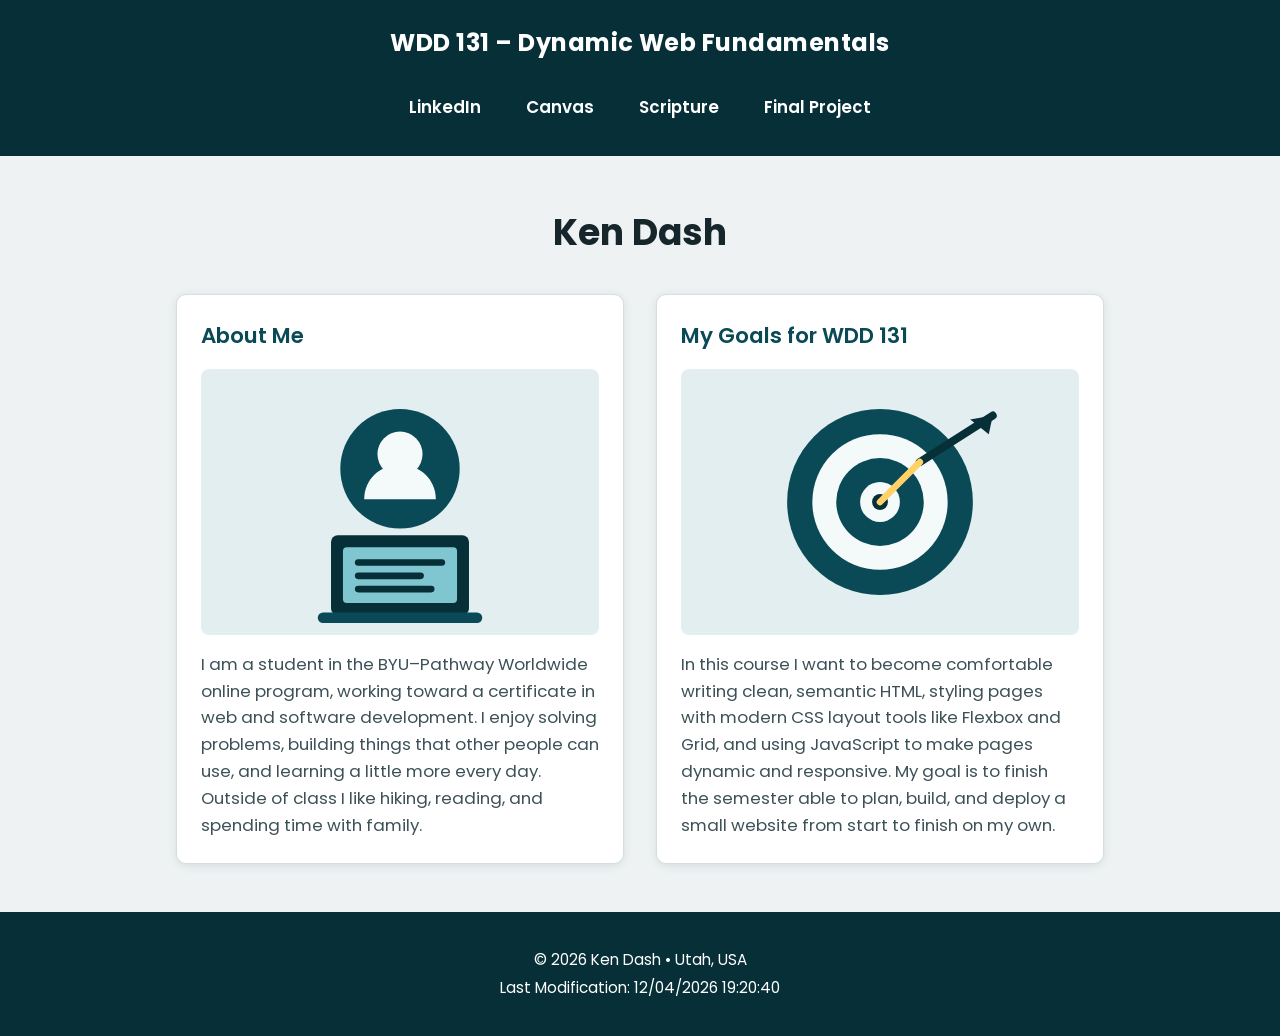
<file: index.html>
<!DOCTYPE html>
<html lang="en">
<head>
  <meta charset="utf-8">
  <meta name="viewport" content="width=device-width, initial-scale=1">
  <title>WDD 131 &ndash; Dynamic Web Fundamentals &ndash; Ken Dash</title>
  <meta name="description" content="WDD 131 &ndash; Dynamic Web Fundamentals course home page for Ken Dash: a student landing page built with semantic HTML, CSS Flexbox and Grid, Google Fonts, and JavaScript.">
  <meta name="author" content="Ken Dash">
  <link rel="preconnect" href="https://fonts.googleapis.com">
  <link rel="preconnect" href="https://fonts.gstatic.com" crossorigin>
  <link rel="stylesheet" href="https://fonts.googleapis.com/css2?family=Poppins:wght@400;600;700&display=swap">
  <link rel="icon" href="images/favicon.svg" type="image/svg+xml">
  <link rel="stylesheet" href="styles/base.css">
  <script src="scripts/getdates.js" defer></script>
</head>
<body>
  <header>
    <span id="course-title">WDD 131 &ndash; Dynamic Web Fundamentals</span>
    <nav>
      <ul>
        <li><a href="https://www.linkedin.com/" target="_blank" rel="noopener">LinkedIn</a></li>
        <li><a href="https://byupw.instructure.com/" target="_blank" rel="noopener">Canvas</a></li>
        <li><a href="https://www.churchofjesuschrist.org/study/scriptures/bofm/1-ne/3?lang=eng&amp;id=p7#p7" target="_blank" rel="noopener">Scripture</a></li>
        <li><a href="#">Final Project</a></li>
      </ul>
    </nav>
  </header>

  <main>
    <h1>Ken Dash</h1>

    <section class="card">
      <h2>About Me</h2>
      <img src="images/about.svg" alt="Illustration of a person at a laptop learning to code" width="600" height="400">
      <p>
        I am a student in the BYU&ndash;Pathway Worldwide online program, working toward a
        certificate in web and software development. I enjoy solving problems, building things
        that other people can use, and learning a little more every day. Outside of class I
        like hiking, reading, and spending time with family.
      </p>
    </section>

    <section class="card">
      <h2>My Goals for WDD 131</h2>
      <img src="images/goals.svg" alt="Illustration of a target with an arrow in the center" width="600" height="400">
      <p>
        In this course I want to become comfortable writing clean, semantic HTML, styling
        pages with modern CSS layout tools like Flexbox and Grid, and using JavaScript to make
        pages dynamic and responsive. My goal is to finish the semester able to plan, build,
        and deploy a small website from start to finish on my own.
      </p>
    </section>
  </main>

  <footer>
    <p>
      &copy; <span id="currentyear"></span> Ken Dash &bull; Utah, USA
    </p>
    <p id="lastModified"></p>
  </footer>
</body>
</html>
</file>
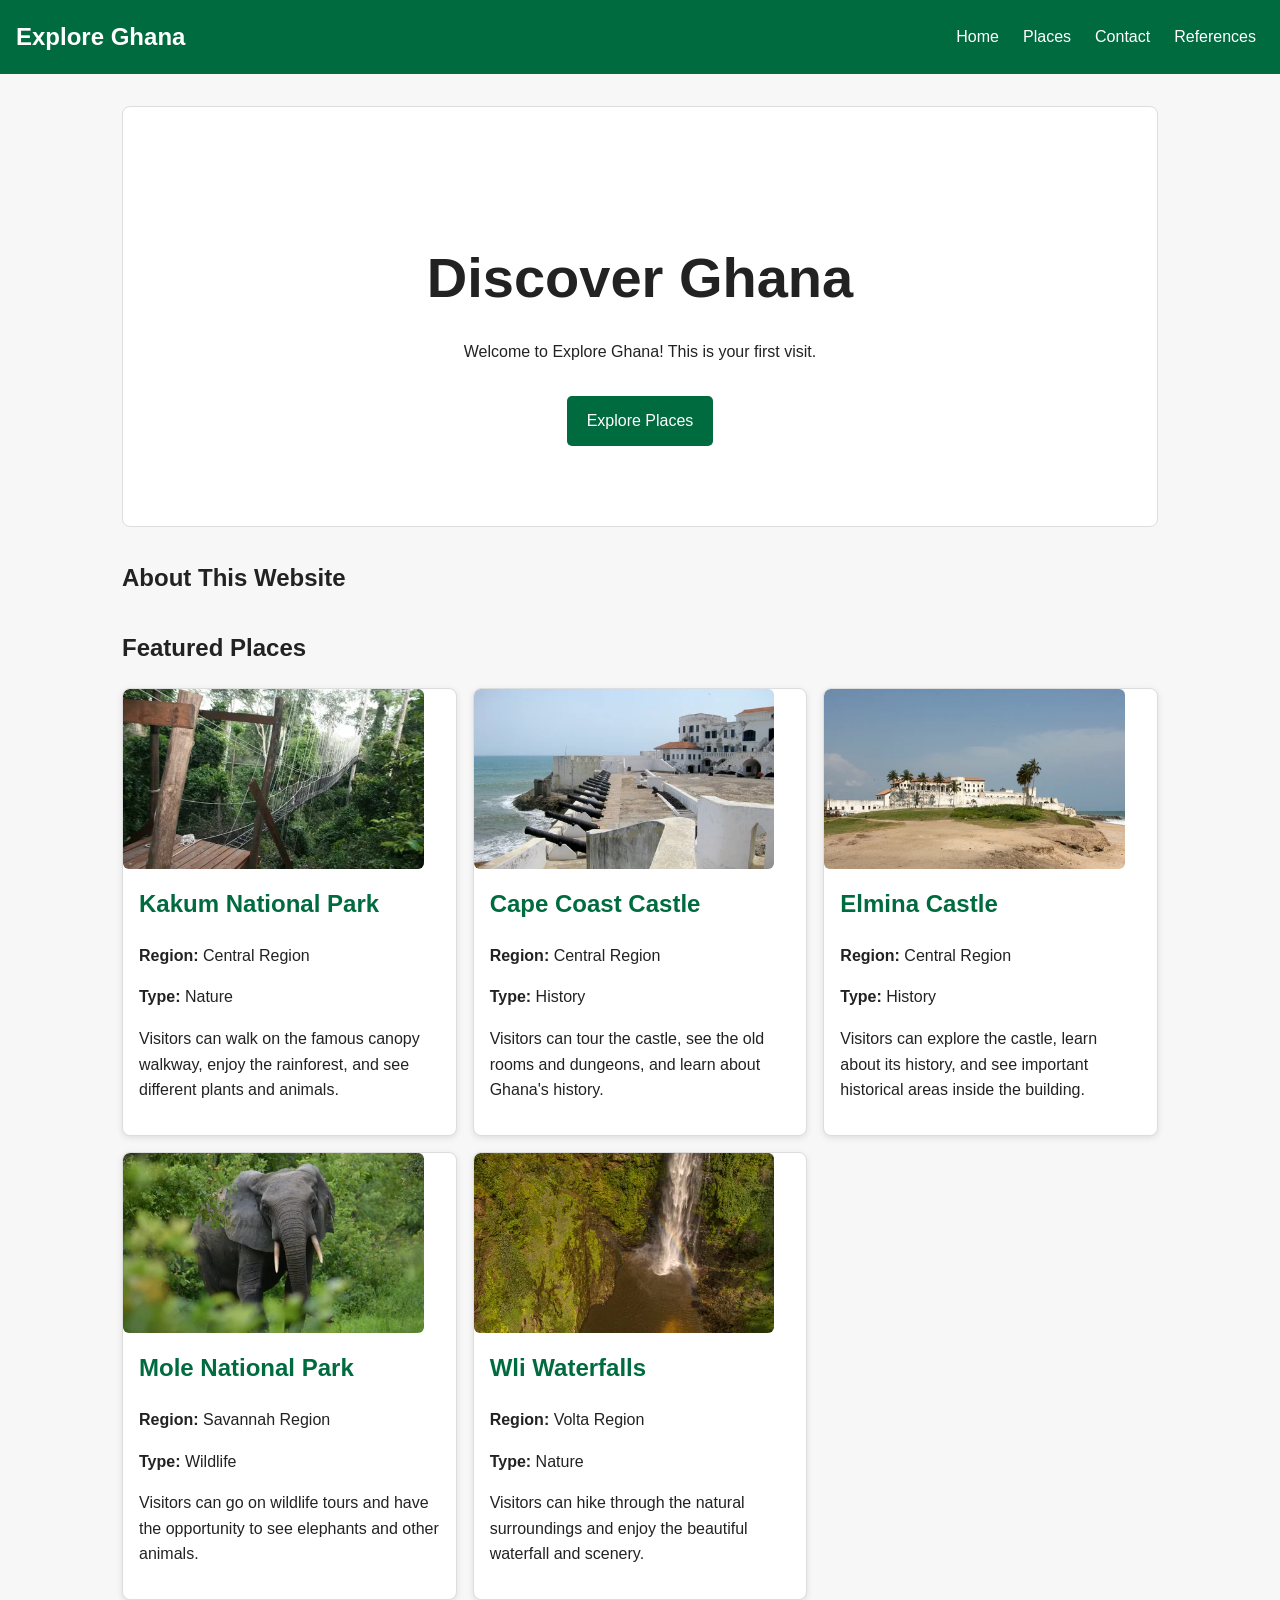
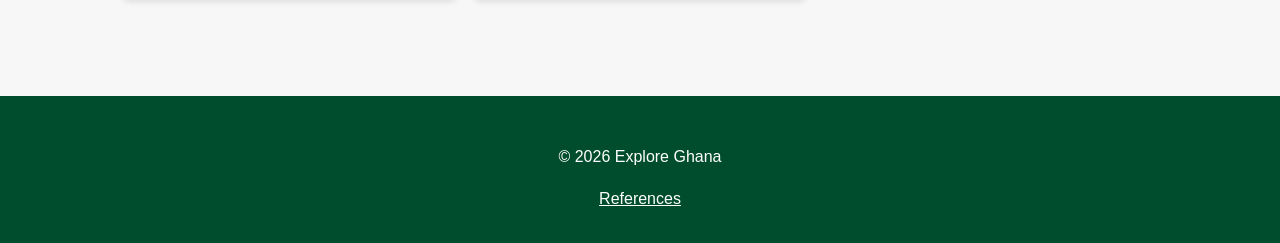
<file: project/index.html>
<!DOCTYPE html>
<html lang="en">
<head>
    <meta charset="UTF-8">
    <meta name="viewport" content="width=device-width, initial-scale=1.0">

    <title>Explore Ghana | Home</title>
    <meta name="description"
          content="Discover interesting places, culture, history, and attractions in Ghana.">
    <meta name="author" content="Kenneth Ighogboja">

    <link rel="icon" href="images/favicon.svg" type="image/svg+xml">
    <link rel="stylesheet" href="styles/project.css">
    <script src="scripts/project.js" defer></script>
</head>

<body>

<header>
    <h1>Explore Ghana</h1>

    <button id="menu-button" aria-label="Open navigation">
        ☰
    </button>

    <nav id="navigation">
        <a href="index.html">Home</a>
        <a href="places.html">Places</a>
        <a href="contact.html">Contact</a>
        <a href="references.html">References</a>
    </nav>
</header>

<main>

    <section class="hero">
        <h2>Discover Ghana</h2>

        <p id="visit-message"></p>

        <p>
            <!-- Write your own introduction about Ghana here. -->
        </p>

        <a href="places.html" class="button">Explore Places</a>
    </section>

    <section>
        <h2>About This Website</h2>

        <p>
            <!-- Explain the purpose of your website in your own words. -->
        </p>
    </section>

    <section>
        <h2>Featured Places</h2>

        <div id="featured-places"></div>
    </section>

</main>

<footer>
    <p>&copy; <span id="current-year"></span> Explore Ghana</p>
    <a href="references.html">References</a>
</footer>

</body>
</html>
</file>
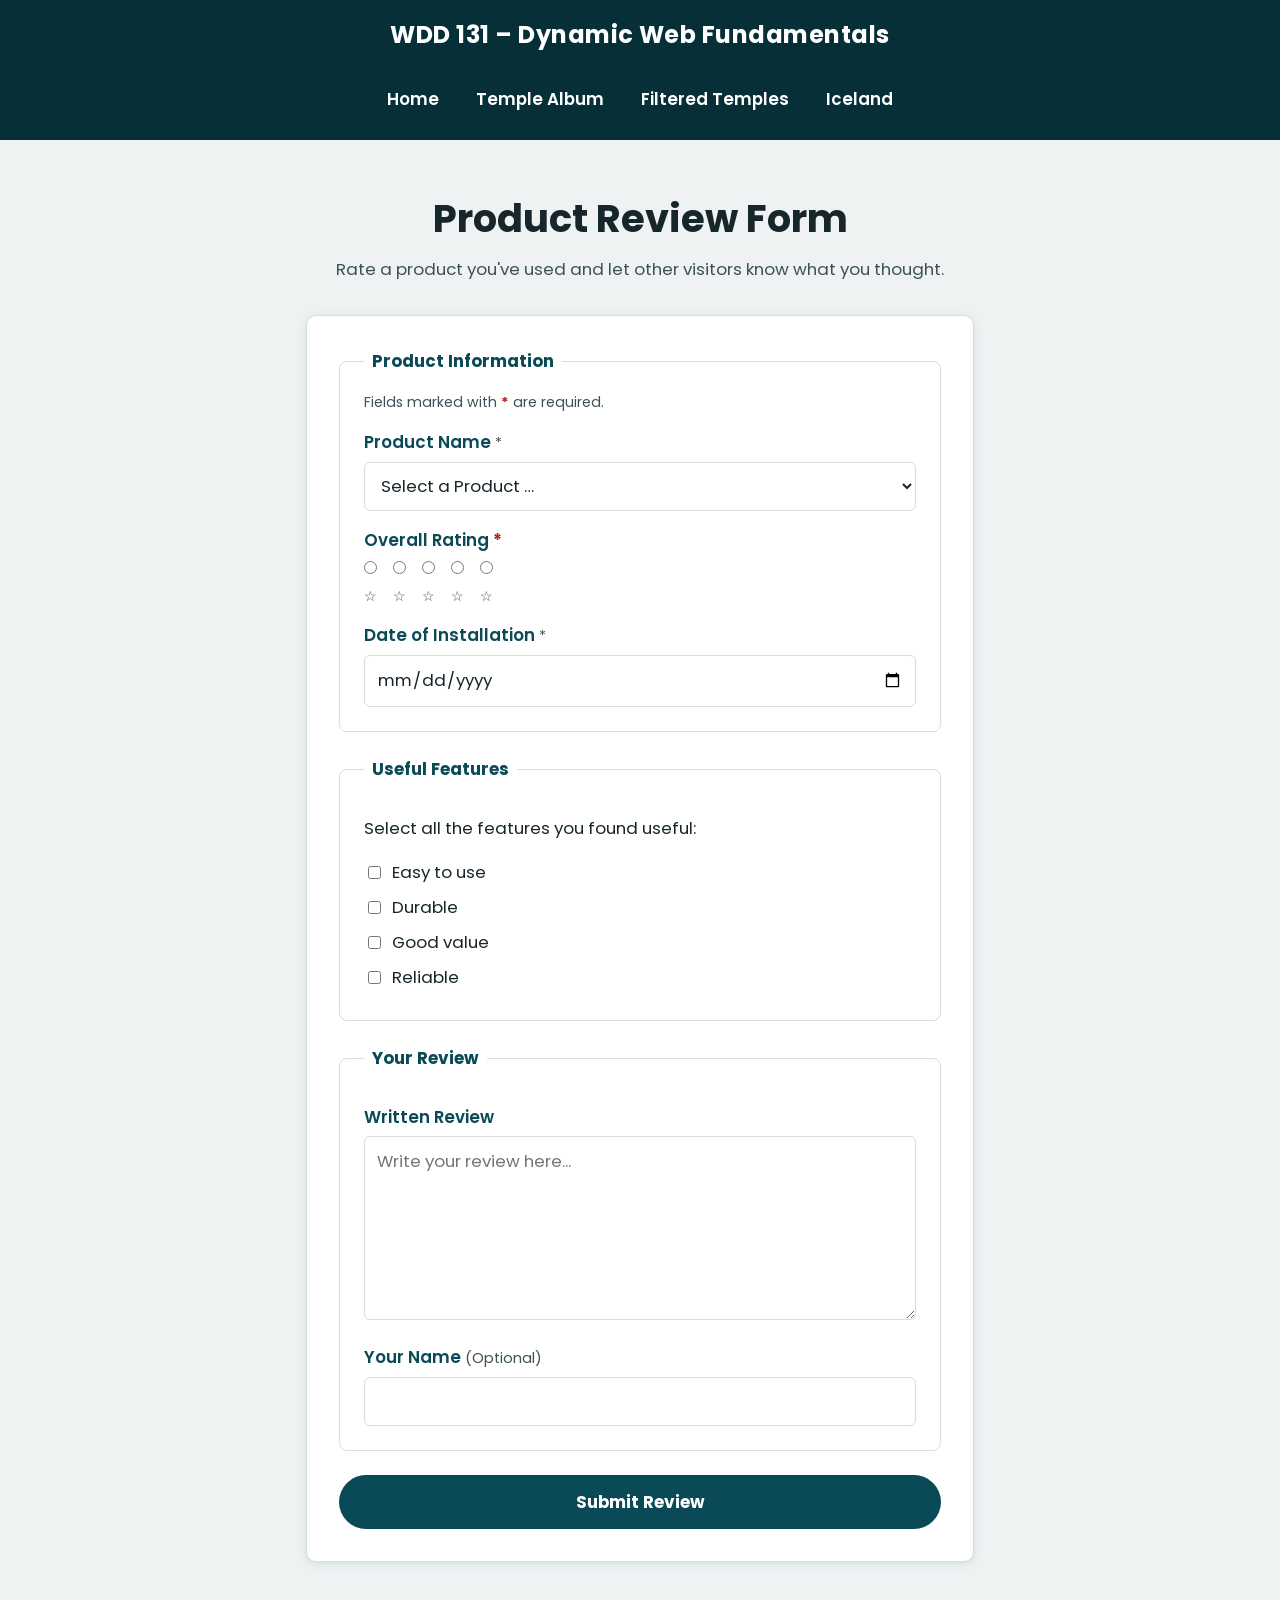
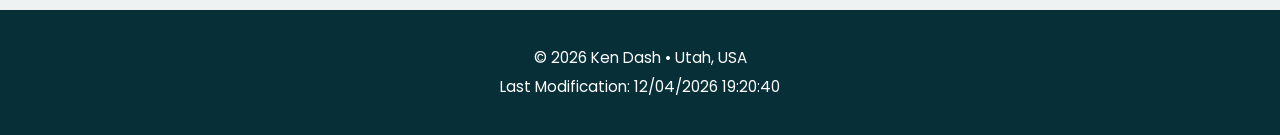
<file: form.html>
<!DOCTYPE html>
<html lang="en">
<head>
  <meta charset="UTF-8">
  <meta name="viewport" content="width=device-width, initial-scale=1.0">
  <title>Product Review Form &ndash; WDD 131 &ndash; Ken Dash</title>
  <meta name="description" content="Product review form for WDD 131 &ndash; Dynamic Web Fundamentals: rate a product, select useful features, and submit a written review.">
  <meta name="author" content="Ken Dash">

  <link rel="preconnect" href="https://fonts.googleapis.com">
  <link rel="preconnect" href="https://fonts.gstatic.com" crossorigin>
  <link rel="stylesheet" href="https://fonts.googleapis.com/css2?family=Poppins:wght@400;600;700&display=swap">

  <link rel="icon" href="images/favicon.svg" type="image/svg+xml">
  <link rel="stylesheet" href="styles/form.css">
  <script src="scripts/form.js" defer></script>
</head>
<body>
  <header>
    <span id="course-title">WDD 131 &ndash; Dynamic Web Fundamentals</span>
    <nav>
      <ul>
        <li><a href="index.html">Home</a></li>
        <li><a href="temples.html">Temple Album</a></li>
        <li><a href="filtered-temples.html">Filtered Temples</a></li>
        <li><a href="place.html">Iceland</a></li>
      </ul>
    </nav>
  </header>

  <main>
    <h1>Product Review Form</h1>
    <p class="lead">Rate a product you've used and let other visitors know what you thought.</p>

    <form method="get" action="review.html">
      <fieldset>
        <legend>Product Information</legend>
        <p class="required-note">Fields marked with <span class="required-mark" aria-hidden="true">*</span> are required.</p>

        <label for="product">Product Name <span class="required-mark" aria-hidden="true">*</span></label>
        <select id="product" name="product" title="Choose the product you're reviewing" required>
          <option value="" disabled selected>Select a Product &hellip;</option>
        </select>

        <span class="group-label" id="rating-label">Overall Rating <span class="required-mark" aria-hidden="true">*</span></span>
        <div class="rating" role="group" aria-labelledby="rating-label">
          <div>
            <input type="radio" id="rating1" name="rating" value="1" required>
            <label for="rating1"><span class="visually-hidden">1 star</span><span aria-hidden="true">&#9734;</span></label>
          </div>
          <div>
            <input type="radio" id="rating2" name="rating" value="2" required>
            <label for="rating2"><span class="visually-hidden">2 stars</span><span aria-hidden="true">&#9734;</span></label>
          </div>
          <div>
            <input type="radio" id="rating3" name="rating" value="3" required>
            <label for="rating3"><span class="visually-hidden">3 stars</span><span aria-hidden="true">&#9734;</span></label>
          </div>
          <div>
            <input type="radio" id="rating4" name="rating" value="4" required>
            <label for="rating4"><span class="visually-hidden">4 stars</span><span aria-hidden="true">&#9734;</span></label>
          </div>
          <div>
            <input type="radio" id="rating5" name="rating" value="5" required>
            <label for="rating5"><span class="visually-hidden">5 stars</span><span aria-hidden="true">&#9734;</span></label>
          </div>
        </div>

        <label for="installDate">Date of Installation <span class="required-mark" aria-hidden="true">*</span></label>
        <input type="date" id="installDate" name="installDate" title="The date you installed or started using the product" required>
      </fieldset>

      <fieldset>
        <legend>Useful Features</legend>
        <p>Select all the features you found useful:</p>

        <div class="checkbox-group">
          <label for="feature1">
            <input type="checkbox" id="feature1" name="features" value="easy-to-use">
            Easy to use
          </label>
          <label for="feature2">
            <input type="checkbox" id="feature2" name="features" value="durable">
            Durable
          </label>
          <label for="feature3">
            <input type="checkbox" id="feature3" name="features" value="good-value">
            Good value
          </label>
          <label for="feature4">
            <input type="checkbox" id="feature4" name="features" value="reliable">
            Reliable
          </label>
        </div>
      </fieldset>

      <fieldset>
        <legend>Your Review</legend>

        <label for="review">Written Review</label>
        <textarea id="review" name="review" title="Your written review (optional)" rows="6" placeholder="Write your review here..."></textarea>

        <label for="userName">Your Name <span>(Optional)</span></label>
        <input type="text" id="userName" name="userName" title="Your name (optional)" autocomplete="name">
      </fieldset>

      <input type="submit" value="Submit Review">
    </form>
  </main>

  <footer>
    <p>&copy; <span id="currentyear"></span> Ken Dash &bull; Utah, USA</p>
    <p id="lastModified"></p>
  </footer>
</body>
</html>
</file>
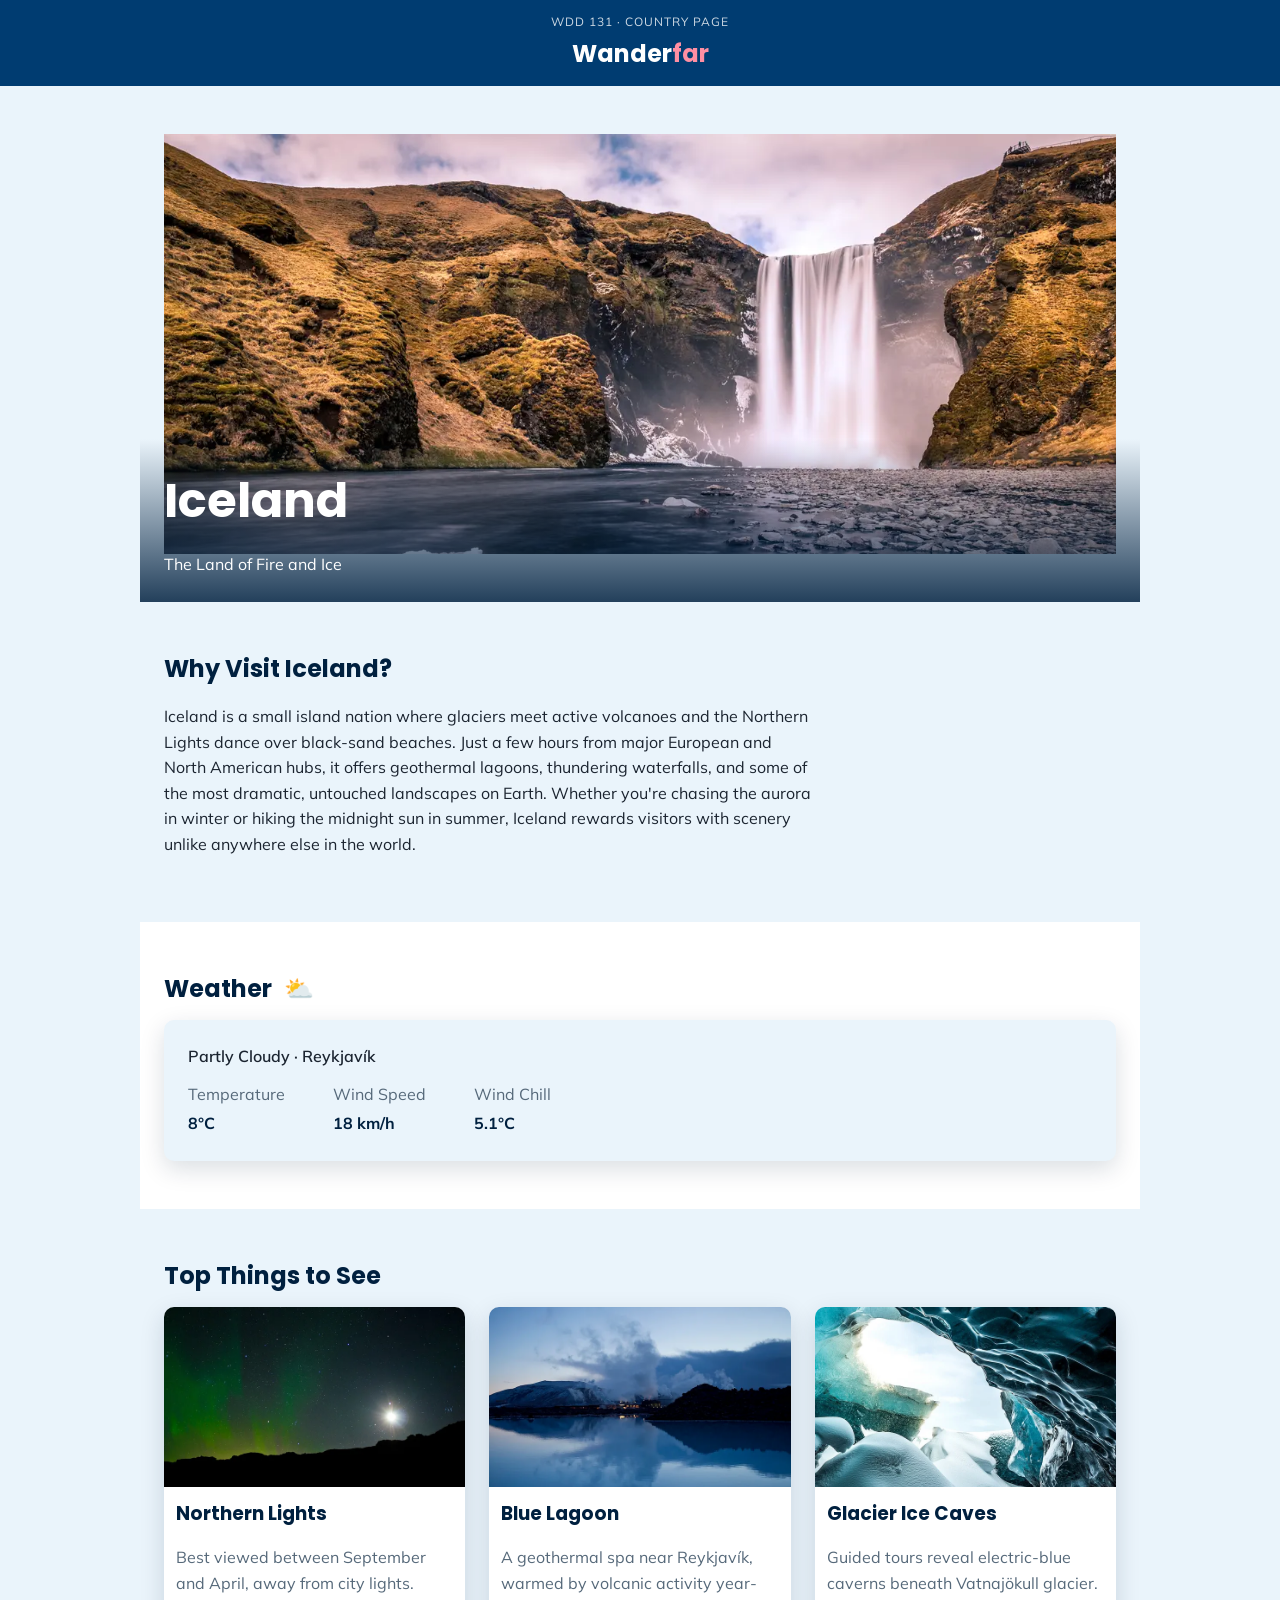
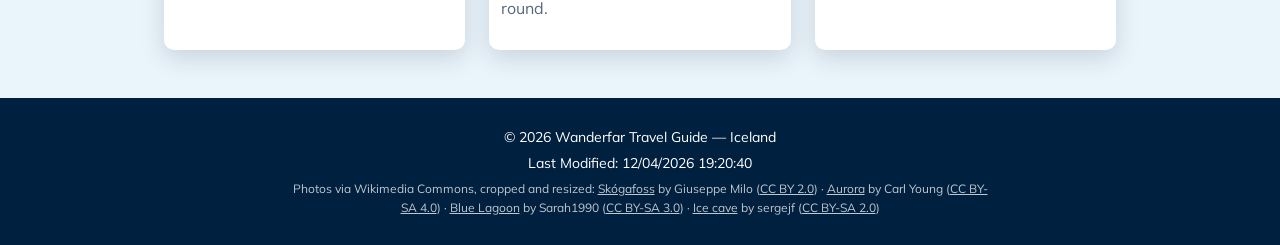
<file: place.html>
<!DOCTYPE html>
<html lang="en">
<head>
  <meta charset="UTF-8">
  <meta name="viewport" content="width=device-width, initial-scale=1.0">
  <title>Iceland &ndash; Country Page &ndash; WDD 131 &ndash; Ken Dash</title>
  <meta name="description" content="A traveler's guide to Iceland: why to visit, current weather and wind chill, and the top natural attractions to see, from Skógafoss to the Blue Lagoon.">
  <meta name="author" content="Ken Dash">
  <link rel="icon" type="image/svg+xml" href="images/favicon.svg">
  <link rel="preconnect" href="https://fonts.googleapis.com">
  <link rel="preconnect" href="https://fonts.gstatic.com" crossorigin>
  <link href="https://fonts.googleapis.com/css2?family=Poppins:wght@600;700&family=Mulish:wght@400;600&display=swap" rel="stylesheet">
  <link rel="stylesheet" href="styles/place.css">
  <script src="scripts/place.js" defer></script>
</head>
<body>
  <header class="site-header">
    <p class="eyebrow">WDD 131 &middot; Country Page</p>
    <p class="brand">Wander<span>far</span></p>
  </header>

  <main>
    <section class="hero">
      <picture>
        <source media="(min-width: 700px)" srcset="images/country-large.webp">
        <img
          src="images/country-small.webp"
          alt="Skógafoss waterfall cascading over green cliffs in southern Iceland"
          width="700" height="306"
          loading="eager">
      </picture>
      <div class="hero-caption">
        <h1>Iceland</h1>
        <p>The Land of Fire and Ice</p>
      </div>
    </section>

    <section class="intro">
      <h2>Why Visit Iceland?</h2>
      <p>
        Iceland is a small island nation where glaciers meet active volcanoes and the
        Northern Lights dance over black-sand beaches. Just a few hours from major European
        and North American hubs, it offers geothermal lagoons, thundering waterfalls, and
        some of the most dramatic, untouched landscapes on Earth. Whether you're chasing
        the aurora in winter or hiking the midnight sun in summer, Iceland rewards visitors
        with scenery unlike anywhere else in the world.
      </p>
    </section>

    <section class="weather" aria-labelledby="weather-heading">
      <h2 id="weather-heading">Weather</h2>
      <div class="weather-card">
        <img
          src="images/weather.svg"
          alt="Partly cloudy sky icon"
          class="weather-icon-mobile"
          width="64" height="64">
        <div class="weather-details">
          <p class="condition">Partly Cloudy &middot; Reykjav&iacute;k</p>
          <ul class="weather-stats">
            <li>
              <span class="label">Temperature</span>
              <span class="value" id="temperature">8&deg;C</span>
            </li>
            <li>
              <span class="label">Wind Speed</span>
              <span class="value" id="wind-speed">18 km/h</span>
            </li>
            <li>
              <span class="label">Wind Chill</span>
              <span class="value" id="wind-chill">--</span>
            </li>
          </ul>
        </div>
      </div>
    </section>

    <section class="attractions">
      <h2>Top Things to See</h2>
      <div class="card-grid">
        <article class="card">
          <img
            src="images/attraction-aurora.webp"
            alt="Green aurora borealis glowing over Þingvellir National Park, Iceland"
            width="700" height="500"
            loading="lazy">
          <h3>Northern Lights</h3>
          <p>Best viewed between September and April, away from city lights.</p>
        </article>
        <article class="card">
          <img
            src="images/attraction-lagoon.webp"
            alt="Bathers in the milky-blue geothermal waters of the Blue Lagoon"
            width="700" height="500"
            loading="lazy">
          <h3>Blue Lagoon</h3>
          <p>A geothermal spa near Reykjav&iacute;k, warmed by volcanic activity year-round.</p>
        </article>
        <article class="card">
          <img
            src="images/attraction-glacier.webp"
            alt="Sunlight glowing through the blue ice of a glacier ice cave"
            width="700" height="500"
            loading="lazy">
          <h3>Glacier Ice Caves</h3>
          <p>Guided tours reveal electric-blue caverns beneath Vatnaj&ouml;kull glacier.</p>
        </article>
      </div>
    </section>
  </main>

  <footer>
    <p>&copy; <span id="year"></span> Wanderfar Travel Guide &mdash; Iceland</p>
    <p>Last Modified: <span id="last-modified"></span></p>
    <p class="credits">
      Photos via Wikimedia Commons, cropped and resized:
      <a href="https://commons.wikimedia.org/wiki/File:Skogafoss_waterfall_-_Iceland_-_Landscape_photography_(34692750741).jpg">Skógafoss</a> by Giuseppe Milo (<a href="https://creativecommons.org/licenses/by/2.0/">CC BY 2.0</a>) &middot;
      <a href="https://commons.wikimedia.org/wiki/File:Iceland_Aurora_1.jpg">Aurora</a> by Carl Young (<a href="https://creativecommons.org/licenses/by-sa/4.0/">CC BY-SA 4.0</a>) &middot;
      <a href="https://commons.wikimedia.org/wiki/File:Iceland_Blue_Lagoon.jpg">Blue Lagoon</a> by Sarah1990 (<a href="https://creativecommons.org/licenses/by-sa/3.0/">CC BY-SA 3.0</a>) &middot;
      <a href="https://commons.wikimedia.org/wiki/File:Natural_glacier_ice_cave_(16281965008).jpg">Ice cave</a> by sergejf (<a href="https://creativecommons.org/licenses/by-sa/2.0/">CC BY-SA 2.0</a>)
    </p>
  </footer>
</body>
</html>
</file>
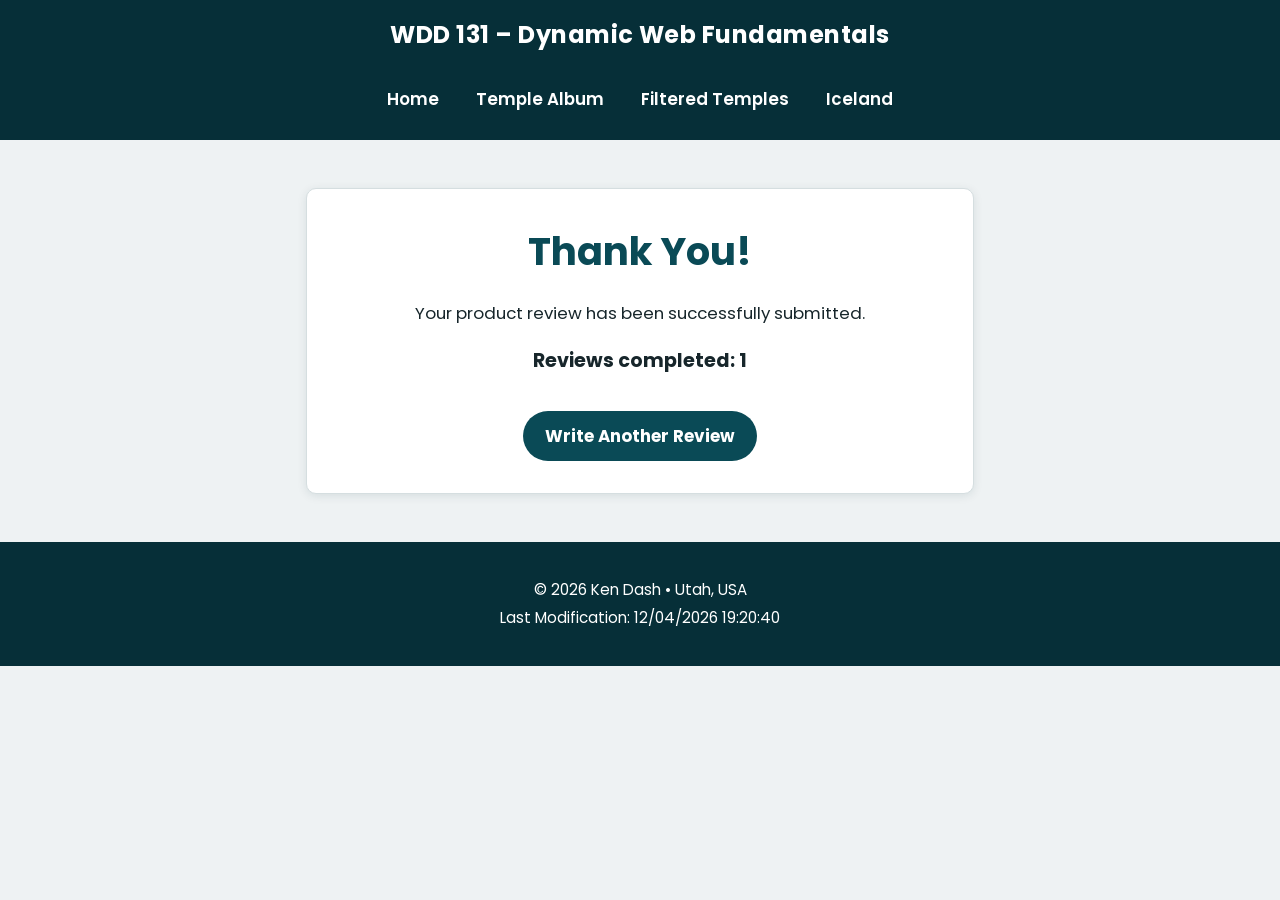
<file: review.html>
<!DOCTYPE html>
<html lang="en">
<head>
  <meta charset="UTF-8">
  <meta name="viewport" content="width=device-width, initial-scale=1.0">
  <title>Review Submitted &ndash; WDD 131 &ndash; Ken Dash</title>
  <meta name="description" content="Confirmation page for a WDD 131 product review submission.">
  <meta name="author" content="Ken Dash">

  <link rel="preconnect" href="https://fonts.googleapis.com">
  <link rel="preconnect" href="https://fonts.gstatic.com" crossorigin>
  <link rel="stylesheet" href="https://fonts.googleapis.com/css2?family=Poppins:wght@400;600;700&display=swap">

  <link rel="icon" href="images/favicon.svg" type="image/svg+xml">
  <link rel="stylesheet" href="styles/form.css">
  <script src="scripts/review.js" defer></script>
</head>
<body>
  <header>
    <span id="course-title">WDD 131 &ndash; Dynamic Web Fundamentals</span>
    <nav>
      <ul>
        <li><a href="index.html">Home</a></li>
        <li><a href="temples.html">Temple Album</a></li>
        <li><a href="filtered-temples.html">Filtered Temples</a></li>
        <li><a href="place.html">Iceland</a></li>
      </ul>
    </nav>
  </header>

  <main>
    <section class="confirmation">
      <h1>Thank You!</h1>
      <p>Your product review has been successfully submitted.</p>
      <p class="review-count">Reviews completed: <span id="reviewCount">0</span></p>
      <a class="back-link" href="form.html">Write Another Review</a>
    </section>
  </main>

  <footer>
    <p>&copy; <span id="currentyear"></span> Ken Dash &bull; Utah, USA</p>
    <p id="lastModified"></p>
  </footer>
</body>
</html>
</file>
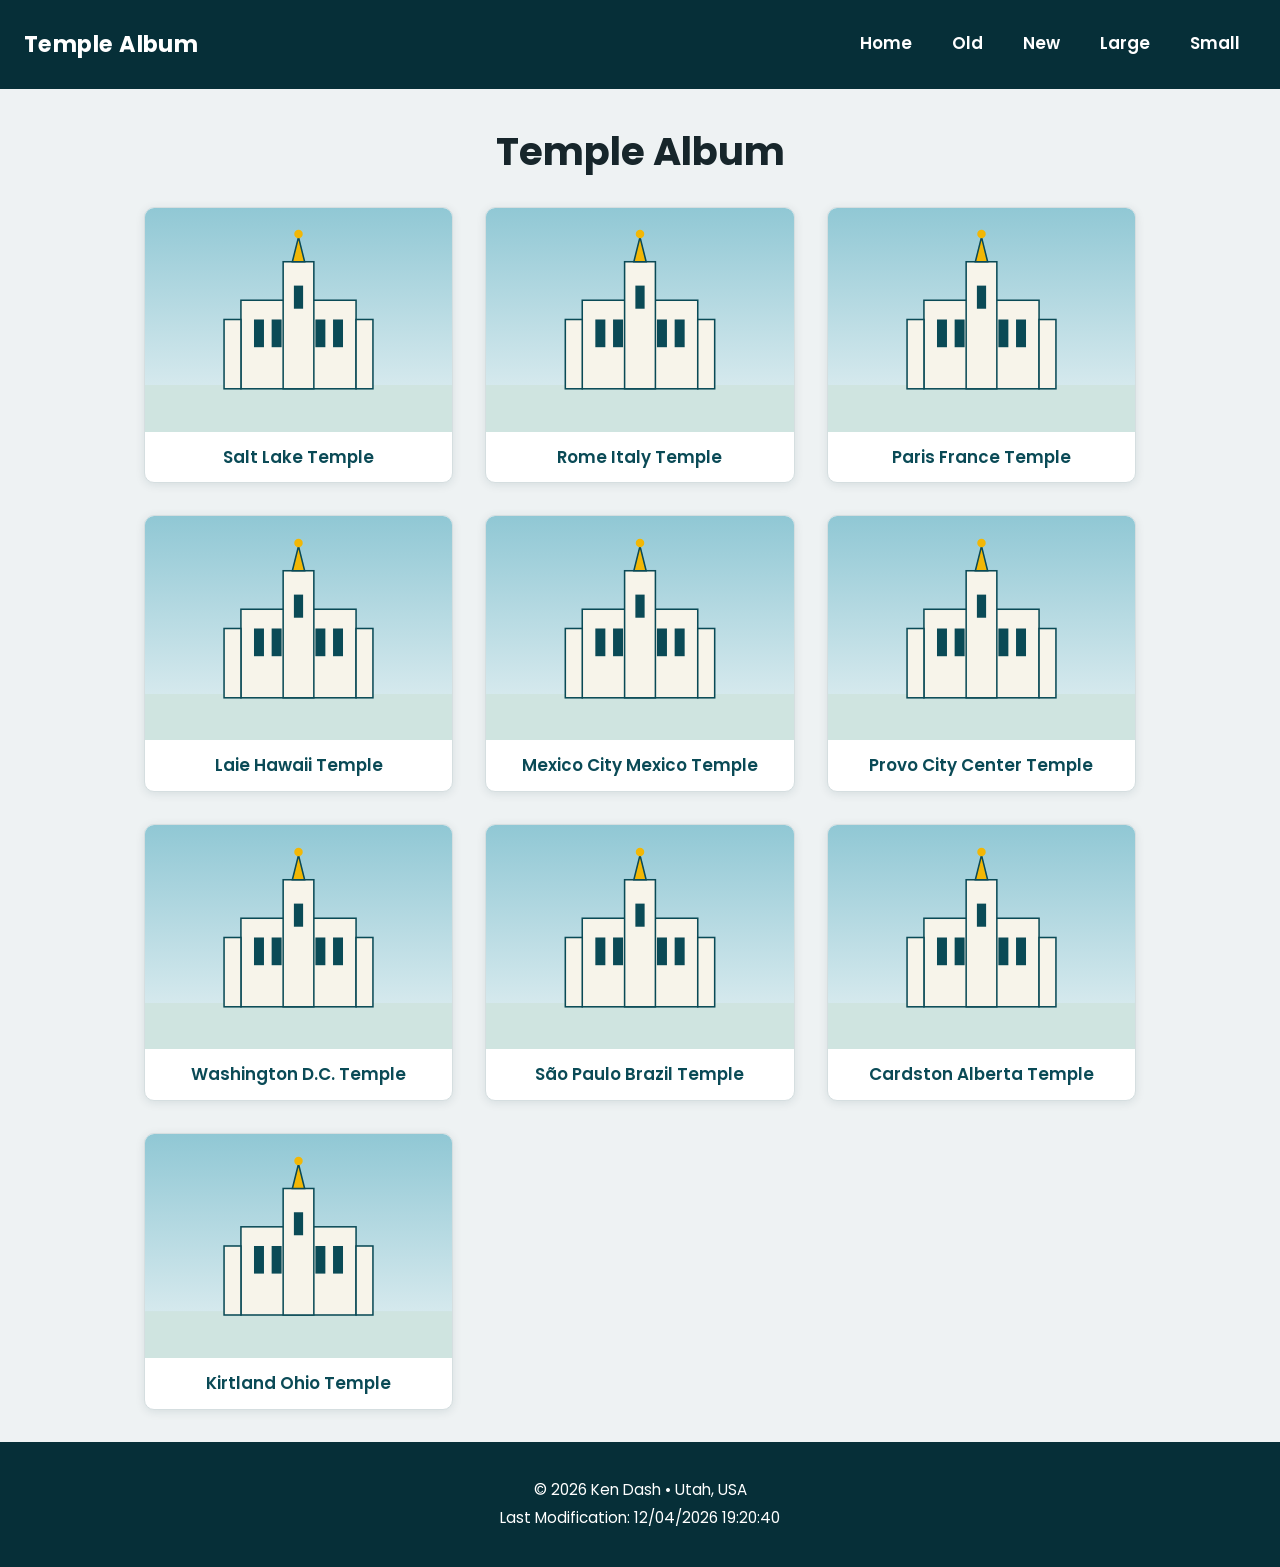
<file: temples.html>
<!DOCTYPE html>
<html lang="en">
<head>
  <meta charset="utf-8">
  <meta name="viewport" content="width=device-width, initial-scale=1">
  <title>Temple Album &ndash; WDD 131 &ndash; Ken Dash</title>
  <meta name="description" content="A responsive WDD 131 temple picture album with semantic HTML, CSS Flexbox and Grid, a mobile hamburger menu, and JavaScript.">
  <meta name="author" content="Ken Dash">

  <link rel="preconnect" href="https://fonts.googleapis.com">
  <link rel="preconnect" href="https://fonts.gstatic.com" crossorigin>
  <link rel="stylesheet" href="https://fonts.googleapis.com/css2?family=Poppins:wght@400;600;700&display=swap">

  <link rel="icon" href="images/favicon.svg" type="image/svg+xml">

  <!-- Mobile-first: base styles first, larger-view overrides second -->
  <link rel="stylesheet" href="styles/temples.css">
  <link rel="stylesheet" href="styles/temples-large.css">

  <script src="scripts/temples.js" defer></script>
</head>
<body>
  <header>
    <div class="site-bar">
      <span class="site-name">Temple Album</span>
      <button id="menu-button" class="menu-button" aria-label="Open menu" aria-expanded="false" aria-controls="primary-nav">&#9776;</button>
    </div>
    <nav>
      <ul id="primary-nav" class="nav-list">
        <li><a href="index.html">Home</a></li>
        <li><a href="#gallery">Old</a></li>
        <li><a href="#gallery">New</a></li>
        <li><a href="#gallery">Large</a></li>
        <li><a href="#gallery">Small</a></li>
      </ul>
    </nav>
  </header>

  <main>
    <h1>Temple Album</h1>

    <div class="gallery" id="gallery">
      <figure>
        <img src="images/temple.svg" alt="Salt Lake Temple" width="800" height="600">
        <figcaption>Salt Lake Temple</figcaption>
      </figure>
      <figure>
        <img src="images/temple.svg" alt="Rome Italy Temple" width="800" height="600" loading="lazy">
        <figcaption>Rome Italy Temple</figcaption>
      </figure>
      <figure>
        <img src="images/temple.svg" alt="Paris France Temple" width="800" height="600" loading="lazy">
        <figcaption>Paris France Temple</figcaption>
      </figure>
      <figure>
        <img src="images/temple.svg" alt="Laie Hawaii Temple" width="800" height="600" loading="lazy">
        <figcaption>Laie Hawaii Temple</figcaption>
      </figure>
      <figure>
        <img src="images/temple.svg" alt="Mexico City Mexico Temple" width="800" height="600" loading="lazy">
        <figcaption>Mexico City Mexico Temple</figcaption>
      </figure>
      <figure>
        <img src="images/temple.svg" alt="Provo City Center Temple" width="800" height="600" loading="lazy">
        <figcaption>Provo City Center Temple</figcaption>
      </figure>
      <figure>
        <img src="images/temple.svg" alt="Washington D.C. Temple" width="800" height="600" loading="lazy">
        <figcaption>Washington D.C. Temple</figcaption>
      </figure>
      <figure>
        <img src="images/temple.svg" alt="São Paulo Brazil Temple" width="800" height="600" loading="lazy">
        <figcaption>São Paulo Brazil Temple</figcaption>
      </figure>
      <figure>
        <img src="images/temple.svg" alt="Cardston Alberta Temple" width="800" height="600" loading="lazy">
        <figcaption>Cardston Alberta Temple</figcaption>
      </figure>
      <figure>
        <img src="images/temple.svg" alt="Kirtland Ohio Temple" width="800" height="600" loading="lazy">
        <figcaption>Kirtland Ohio Temple</figcaption>
      </figure>
    </div>
  </main>

  <footer>
    <p>&copy; <span id="currentyear"></span> Ken Dash &bull; Utah, USA</p>
    <p id="lastModified"></p>
  </footer>
</body>
</html>
</file>
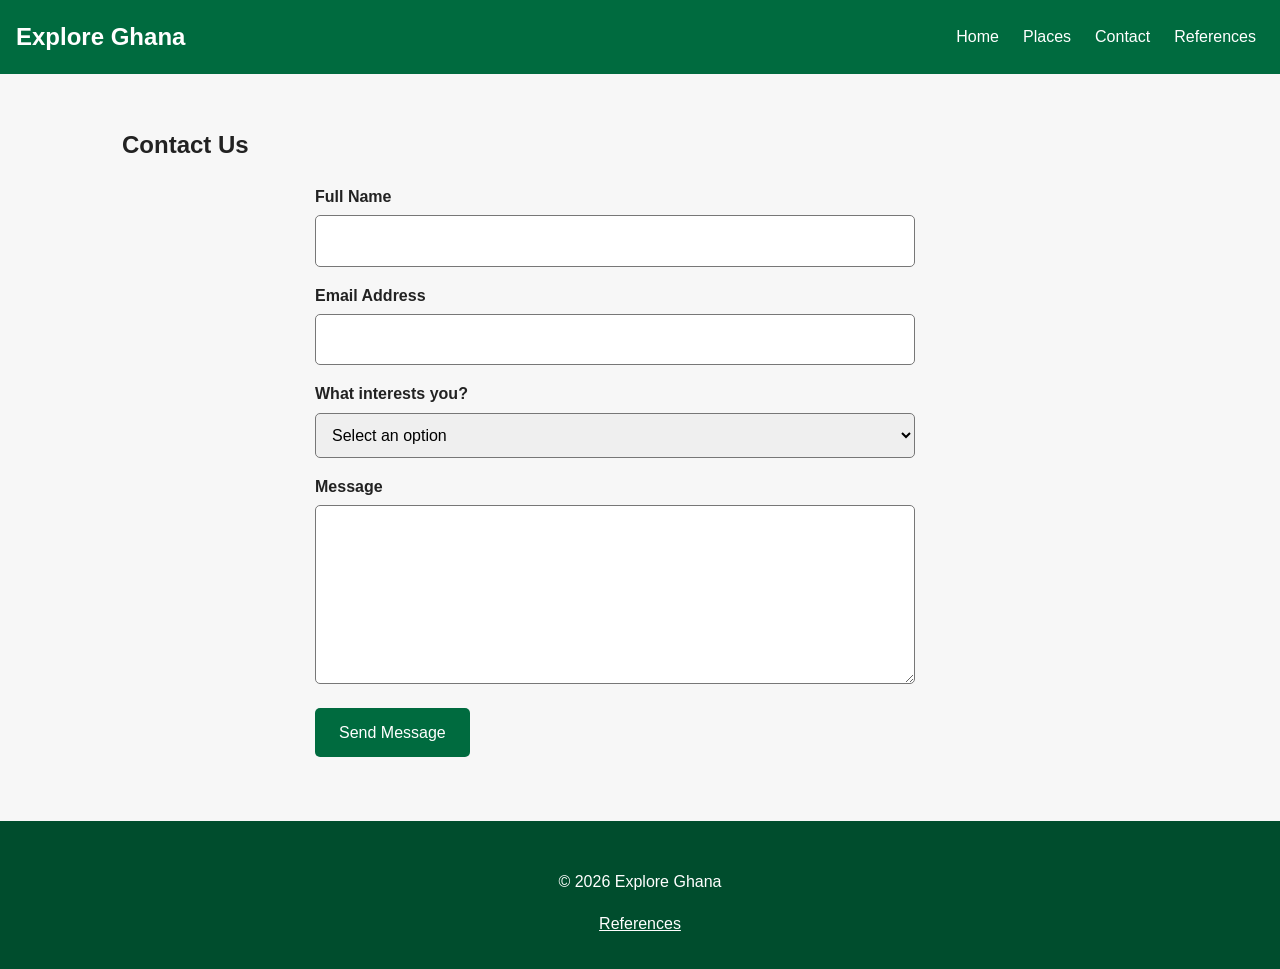
<file: project/contact.html>
<!DOCTYPE html>
<html lang="en">
<head>
    <meta charset="UTF-8">
    <meta name="viewport" content="width=device-width, initial-scale=1.0">

    <title>Explore Ghana | Contact</title>
    <meta name="description"
          content="Contact Explore Ghana and share your interests about traveling in Ghana.">
    <meta name="author" content="Kenneth Ighogboja">

    <link rel="icon" href="images/favicon.svg" type="image/svg+xml">
    <link rel="stylesheet" href="styles/project.css">
    <script src="scripts/project.js" defer></script>
</head>

<body>

<header>
    <h1>Explore Ghana</h1>

    <button id="menu-button" aria-label="Open navigation">
        ☰
    </button>

    <nav id="navigation">
        <a href="index.html">Home</a>
        <a href="places.html">Places</a>
        <a href="contact.html">Contact</a>
        <a href="references.html">References</a>
    </nav>
</header>

<main>

    <h2>Contact Us</h2>

    <form action="contact.html" method="get">

        <label for="name">Full Name</label>
        <input type="text" id="name" name="name" required>

        <label for="email">Email Address</label>
        <input type="email" id="email" name="email" required>

        <label for="interest">What interests you?</label>
        <select id="interest" name="interest" required>
            <option value="">Select an option</option>
            <option value="nature">Nature</option>
            <option value="history">History</option>
            <option value="culture">Culture</option>
            <option value="wildlife">Wildlife</option>
        </select>

        <label for="message">Message</label>
        <textarea id="message" name="message" rows="6"></textarea>

        <button type="submit">Send Message</button>

    </form>

</main>

<footer>
    <p>&copy; <span id="current-year"></span> Explore Ghana</p>
    <a href="references.html">References</a>
</footer>

</body>
</html>
</file>
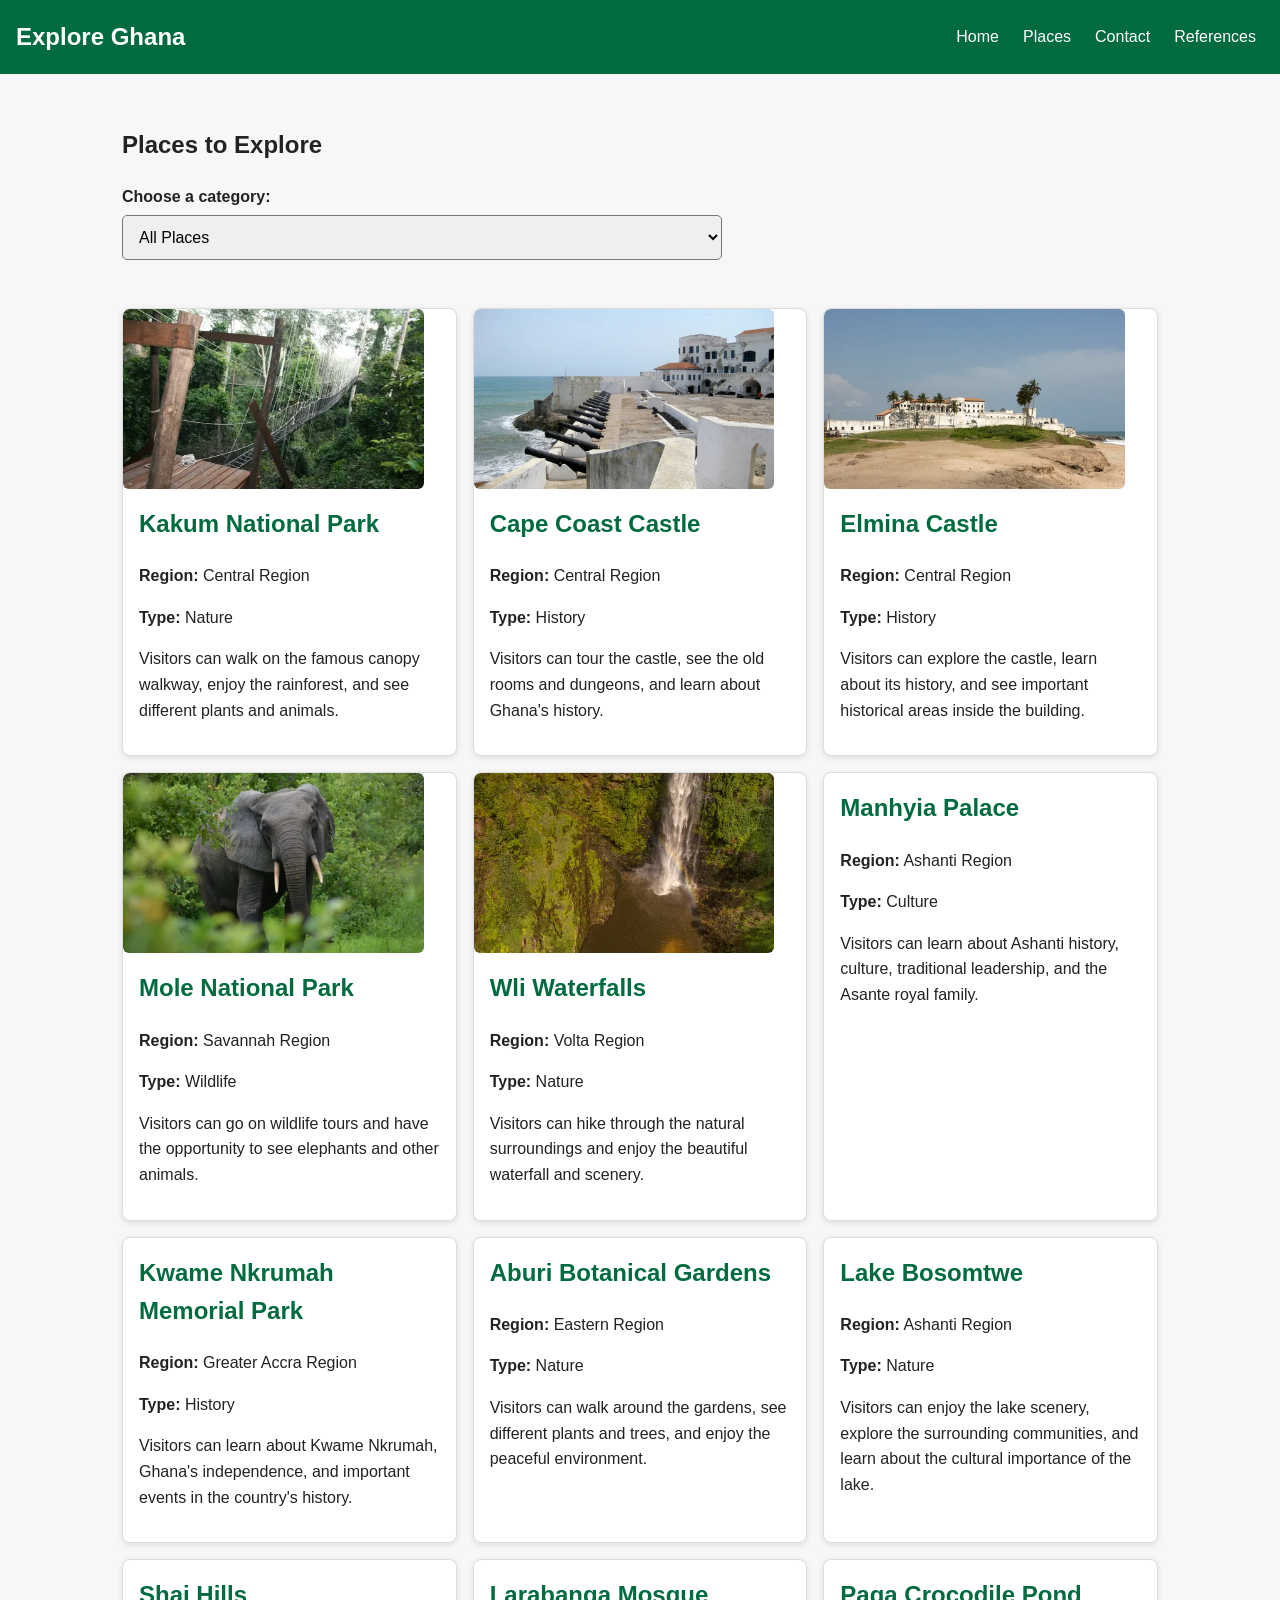
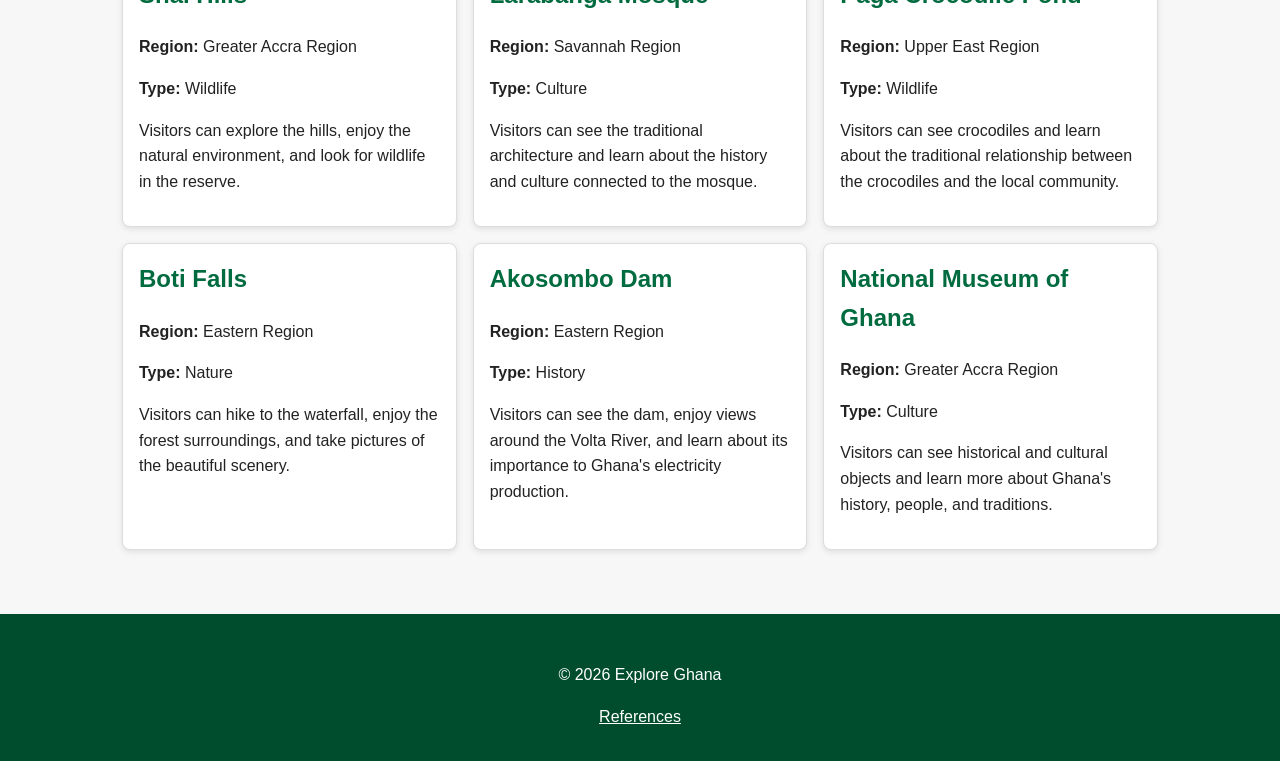
<file: project/places.html>
<!DOCTYPE html>
<html lang="en">
<head>
    <meta charset="UTF-8">
    <meta name="viewport" content="width=device-width, initial-scale=1.0">

    <title>Explore Ghana | Places</title>
    <meta name="description"
          content="Explore destinations and attractions across Ghana.">
    <meta name="author" content="Kenneth Ighogboja">

    <link rel="icon" href="images/favicon.svg" type="image/svg+xml">
    <link rel="stylesheet" href="styles/project.css">
    <script src="scripts/project.js" defer></script>
</head>

<body>

<header>
    <h1>Explore Ghana</h1>

    <button id="menu-button" aria-label="Open navigation">
        ☰
    </button>

    <nav id="navigation">
        <a href="index.html">Home</a>
        <a href="places.html">Places</a>
        <a href="contact.html">Contact</a>
        <a href="references.html">References</a>
    </nav>
</header>

<main>

    <section>
        <h2>Places to Explore</h2>

        <p>
            <!-- Write your own description here. -->
        </p>

        <label for="place-filter">Choose a category:</label>

        <select id="place-filter">
            <option value="all">All Places</option>
            <option value="nature">Nature</option>
            <option value="history">History</option>
            <option value="culture">Culture</option>
            <option value="wildlife">Wildlife</option>
        </select>
    </section>

    <div id="places"></div>

</main>

<footer>
    <p>&copy; <span id="current-year"></span> Explore Ghana</p>
    <a href="references.html">References</a>
</footer>

</body>
</html>
</file>
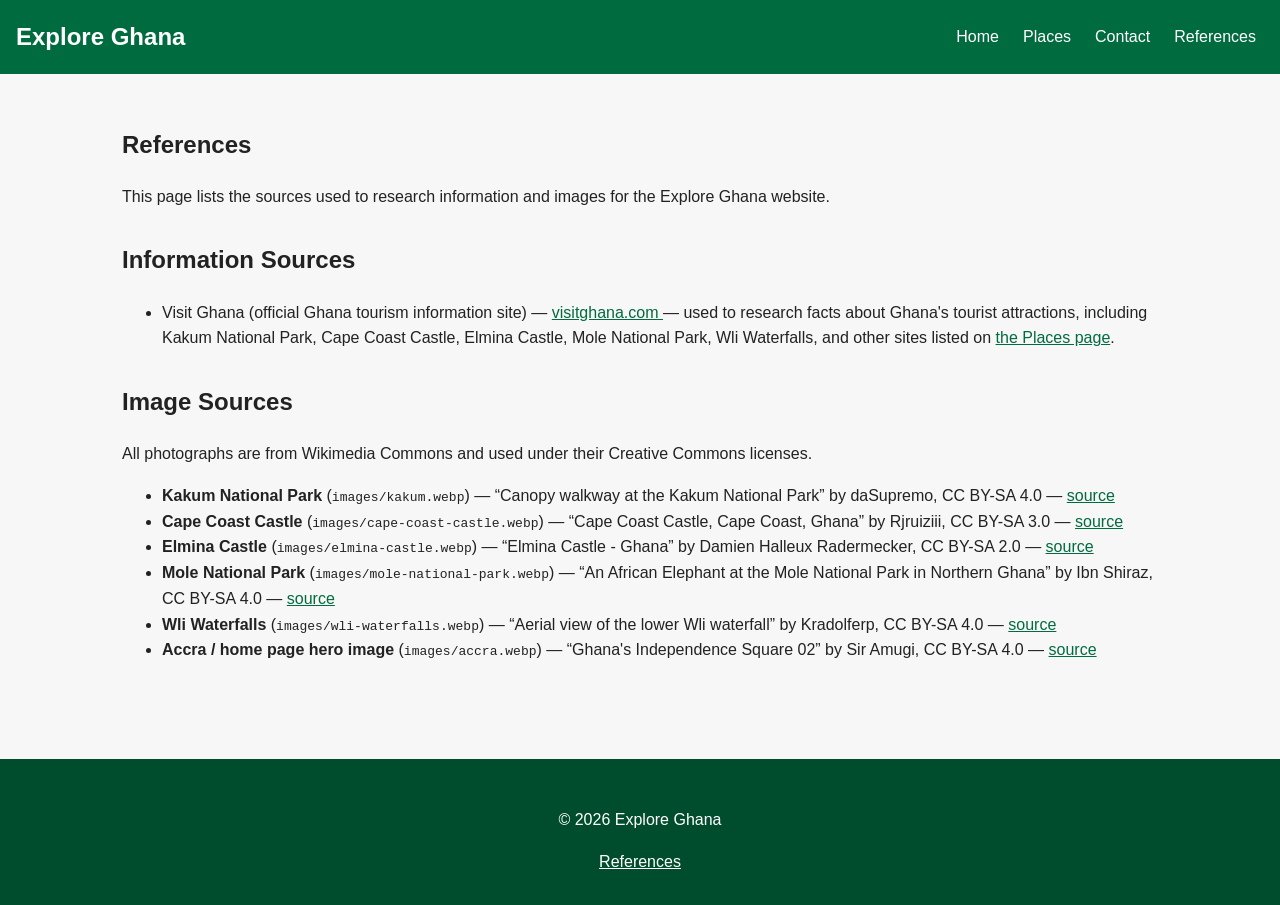
<file: project/references.html>
<!DOCTYPE html>
<html lang="en">
<head>
  <meta charset="UTF-8">
  <meta name="viewport" content="width=device-width, initial-scale=1.0">
  <meta
    name="description"
    content="Sources and references used for the Explore Ghana website."
  >
  <meta name="author" content="Kenneth Ighogboja">
  <title>Explore Ghana | References</title>
  <link rel="icon" href="images/favicon.svg" type="image/svg+xml">
  <link rel="stylesheet" href="styles/project.css">
  <script src="scripts/project.js" defer></script>
</head>

<body>

  <header>
    <h1>Explore Ghana</h1>

    <button id="menu-button" aria-label="Open navigation">
      ☰
    </button>

    <nav id="navigation">
      <a href="index.html">Home</a>
      <a href="places.html">Places</a>
      <a href="contact.html">Contact</a>
      <a href="references.html">References</a>
    </nav>
  </header>

  <main>
    <section>
      <h2>References</h2>

      <p>
        This page lists the sources used to research information and
        images for the Explore Ghana website.
      </p>
    </section>

    <section>
      <h2>Information Sources</h2>

      <ul>
        <li>
          Visit Ghana (official Ghana tourism information site) &mdash;
          <a href="https://visitghana.com/" target="_blank" rel="noopener">
            visitghana.com
          </a>
          &mdash; used to research facts about Ghana's tourist attractions,
          including Kakum National Park, Cape Coast Castle, Elmina Castle,
          Mole National Park, Wli Waterfalls, and other sites listed on
          <a href="places.html">the Places page</a>.
        </li>
      </ul>
    </section>

    <section>
      <h2>Image Sources</h2>

      <p>
        All photographs are from Wikimedia Commons and used under their
        Creative Commons licenses.
      </p>

      <ul>
        <li>
          <strong>Kakum National Park</strong> (<code>images/kakum.webp</code>)
          &mdash; &ldquo;Canopy walkway at the Kakum National Park&rdquo; by
          daSupremo, CC BY-SA 4.0 &mdash;
          <a href="https://commons.wikimedia.org/wiki/File:Canopy_walkway_at_the_Kakum_National_Park.jpg" target="_blank" rel="noopener">
            source
          </a>
        </li>
        <li>
          <strong>Cape Coast Castle</strong> (<code>images/cape-coast-castle.webp</code>)
          &mdash; &ldquo;Cape Coast Castle, Cape Coast, Ghana&rdquo; by
          Rjruiziii, CC BY-SA 3.0 &mdash;
          <a href="https://commons.wikimedia.org/wiki/File:Cape_Coast_Castle,_Cape_Coast,_Ghana.JPG" target="_blank" rel="noopener">
            source
          </a>
        </li>
        <li>
          <strong>Elmina Castle</strong> (<code>images/elmina-castle.webp</code>)
          &mdash; &ldquo;Elmina Castle - Ghana&rdquo; by Damien Halleux
          Radermecker, CC BY-SA 2.0 &mdash;
          <a href="https://commons.wikimedia.org/wiki/File:Elmina_Castle_-_Ghana.jpg" target="_blank" rel="noopener">
            source
          </a>
        </li>
        <li>
          <strong>Mole National Park</strong> (<code>images/mole-national-park.webp</code>)
          &mdash; &ldquo;An African Elephant at the Mole National Park in
          Northern Ghana&rdquo; by Ibn Shiraz, CC BY-SA 4.0 &mdash;
          <a href="https://commons.wikimedia.org/wiki/File:An_African_Elephant_at_the_Mole_National_Park_in_Northern_Ghana.jpg" target="_blank" rel="noopener">
            source
          </a>
        </li>
        <li>
          <strong>Wli Waterfalls</strong> (<code>images/wli-waterfalls.webp</code>)
          &mdash; &ldquo;Aerial view of the lower Wli waterfall&rdquo; by
          Kradolferp, CC BY-SA 4.0 &mdash;
          <a href="https://commons.wikimedia.org/wiki/File:Aerial_view_of_the_lower_Wli_waterfall.jpg" target="_blank" rel="noopener">
            source
          </a>
        </li>
        <li>
          <strong>Accra / home page hero image</strong> (<code>images/accra.webp</code>)
          &mdash; &ldquo;Ghana's Independence Square 02&rdquo; by Sir Amugi,
          CC BY-SA 4.0 &mdash;
          <a href="https://commons.wikimedia.org/wiki/File:Ghana%27s_Independence_Square_02.jpg" target="_blank" rel="noopener">
            source
          </a>
        </li>
      </ul>
    </section>
  </main>

  <footer>
    <p>
      &copy; <span id="current-year"></span> Explore Ghana
    </p>

    <a href="references.html">References</a>
  </footer>

</body>
</html>
</file>
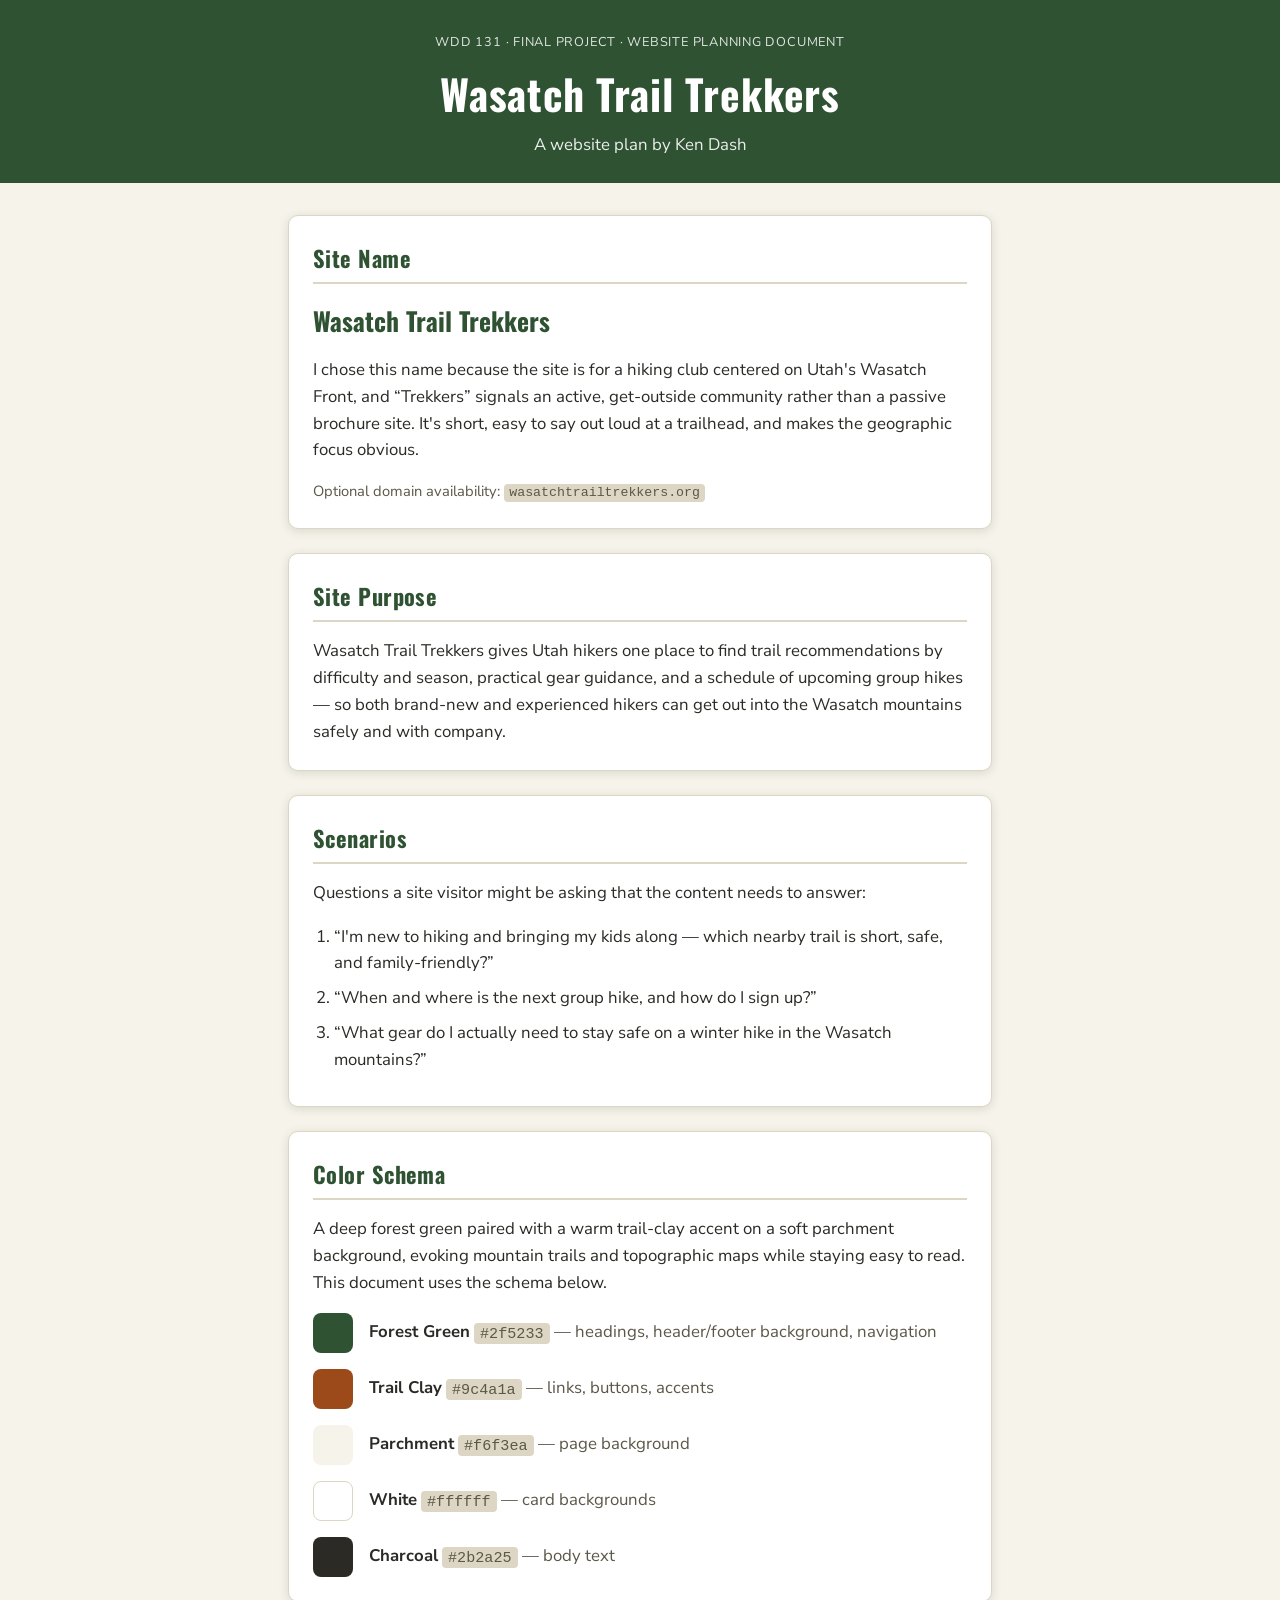
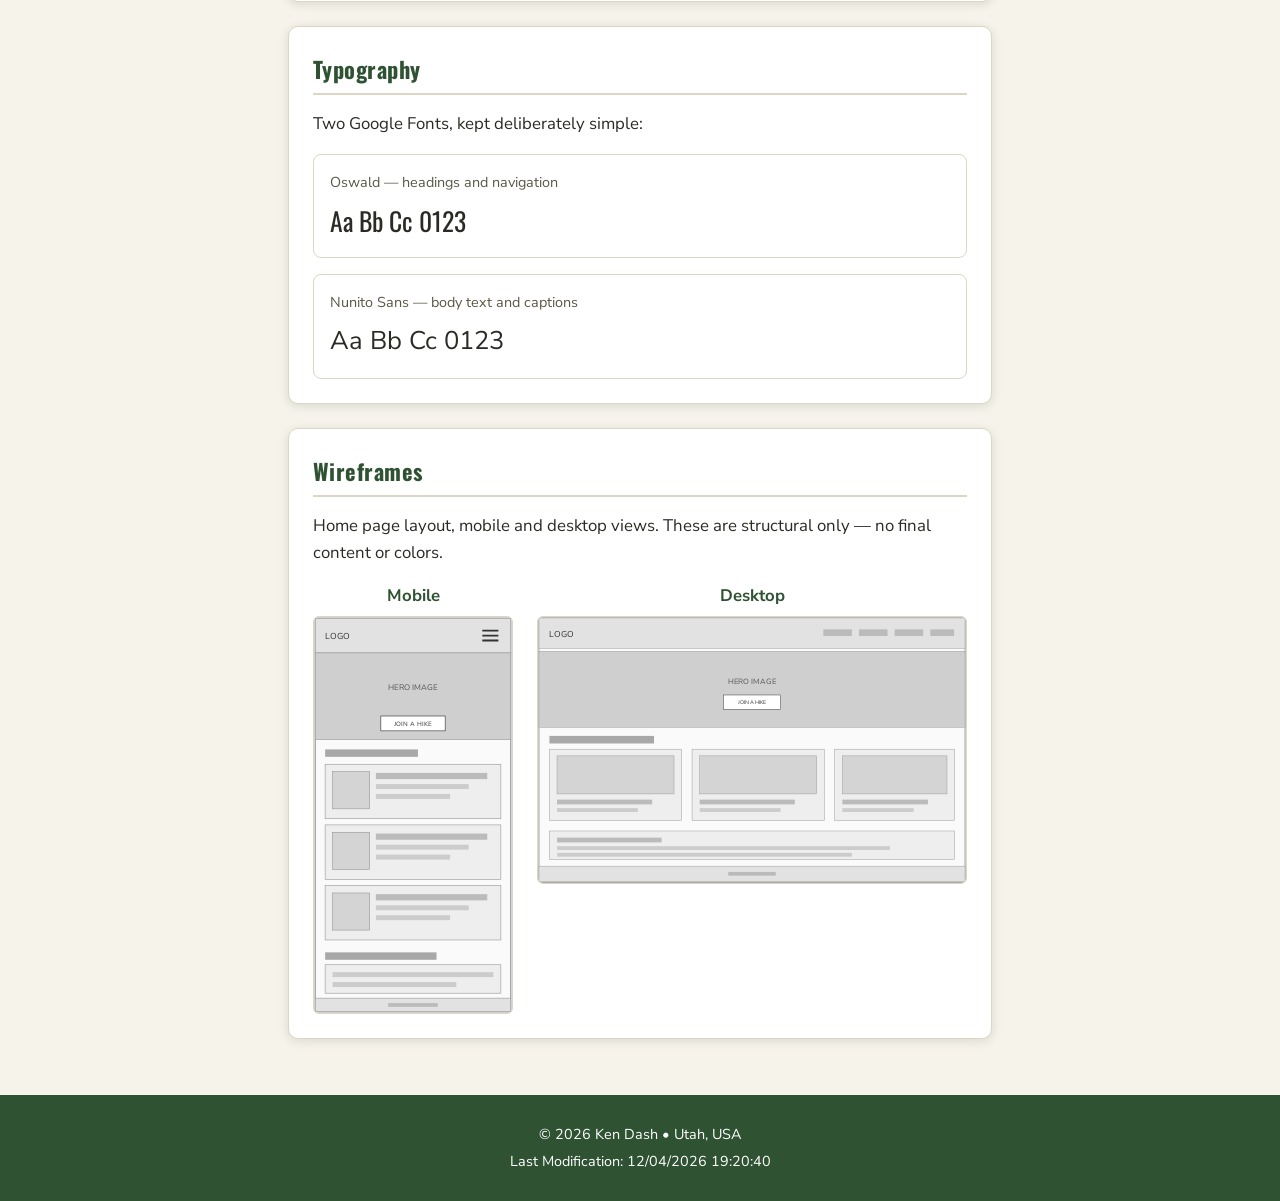
<file: project/siteplan.html>
<!DOCTYPE html>
<html lang="en">
<head>
  <meta charset="UTF-8">
  <meta name="viewport" content="width=device-width, initial-scale=1.0">

  <title>Website Plan: Wasatch Trail Trekkers &ndash; WDD 131 &ndash; Ken Dash</title>
  <meta name="description" content="Website planning document for Wasatch Trail Trekkers, a Utah hiking club site: purpose, scenarios, color schema, typography, and wireframes.">
  <meta name="author" content="Ken Dash">

  <link rel="icon" href="../images/favicon.svg" type="image/svg+xml">

  <link rel="preconnect" href="https://fonts.googleapis.com">
  <link rel="preconnect" href="https://fonts.gstatic.com" crossorigin>
  <!-- Loaded non-blocking so the font request doesn't hold up first paint. -->
  <link rel="preload" as="style" href="https://fonts.googleapis.com/css2?family=Oswald:wght@500;700&family=Nunito+Sans:wght@400;600;700&display=swap">
  <link
    rel="stylesheet"
    href="https://fonts.googleapis.com/css2?family=Oswald:wght@500;700&family=Nunito+Sans:wght@400;600;700&display=swap"
    media="print" onload="this.media='all'">
  <noscript><link rel="stylesheet" href="https://fonts.googleapis.com/css2?family=Oswald:wght@500;700&family=Nunito+Sans:wght@400;600;700&display=swap"></noscript>

  <link rel="stylesheet" href="styles/siteplan.css">
  <script src="scripts/siteplan.js" defer></script>
</head>
<body>
  <header>
    <p class="eyebrow">WDD 131 &middot; Final Project &middot; Website Planning Document</p>
    <h1>Wasatch Trail Trekkers</h1>
    <p class="tagline">A website plan by Ken Dash</p>
  </header>

  <main>
    <section id="site-name" aria-labelledby="site-name-heading">
      <h2 id="site-name-heading">Site Name</h2>
      <p class="site-name-display">Wasatch Trail Trekkers</p>
      <p>
        I chose this name because the site is for a hiking club centered on Utah's Wasatch
        Front, and &ldquo;Trekkers&rdquo; signals an active, get-outside community rather than
        a passive brochure site. It's short, easy to say out loud at a trailhead, and makes the
        geographic focus obvious.
      </p>
      <p class="domain-note">Optional domain availability: <code>wasatchtrailtrekkers.org</code></p>
    </section>

    <section id="site-purpose" aria-labelledby="purpose-heading">
      <h2 id="purpose-heading">Site Purpose</h2>
      <p>
        Wasatch Trail Trekkers gives Utah hikers one place to find trail recommendations by
        difficulty and season, practical gear guidance, and a schedule of upcoming group hikes
        &mdash; so both brand-new and experienced hikers can get out into the Wasatch mountains
        safely and with company.
      </p>
    </section>

    <section id="scenarios" aria-labelledby="scenarios-heading">
      <h2 id="scenarios-heading">Scenarios</h2>
      <p>Questions a site visitor might be asking that the content needs to answer:</p>
      <ol>
        <li>&ldquo;I'm new to hiking and bringing my kids along &mdash; which nearby trail is short, safe, and family-friendly?&rdquo;</li>
        <li>&ldquo;When and where is the next group hike, and how do I sign up?&rdquo;</li>
        <li>&ldquo;What gear do I actually need to stay safe on a winter hike in the Wasatch mountains?&rdquo;</li>
      </ol>
    </section>

    <section id="color-schema" aria-labelledby="color-heading">
      <h2 id="color-heading">Color Schema</h2>
      <p>
        A deep forest green paired with a warm trail-clay accent on a soft parchment
        background, evoking mountain trails and topographic maps while staying easy to read.
        This document uses the schema below.
      </p>
      <ul class="swatches">
        <li>
          <span class="swatch swatch-primary"></span>
          <span class="swatch-label"><strong>Forest Green</strong> <code>#2f5233</code> &mdash; headings, header/footer background, navigation</span>
        </li>
        <li>
          <span class="swatch swatch-accent"></span>
          <span class="swatch-label"><strong>Trail Clay</strong> <code>#9c4a1a</code> &mdash; links, buttons, accents</span>
        </li>
        <li>
          <span class="swatch swatch-bg"></span>
          <span class="swatch-label"><strong>Parchment</strong> <code>#f6f3ea</code> &mdash; page background</span>
        </li>
        <li>
          <span class="swatch swatch-surface swatch-bordered"></span>
          <span class="swatch-label"><strong>White</strong> <code>#ffffff</code> &mdash; card backgrounds</span>
        </li>
        <li>
          <span class="swatch swatch-ink"></span>
          <span class="swatch-label"><strong>Charcoal</strong> <code>#2b2a25</code> &mdash; body text</span>
        </li>
      </ul>
    </section>

    <section id="typography" aria-labelledby="typography-heading">
      <h2 id="typography-heading">Typography</h2>
      <p>Two Google Fonts, kept deliberately simple:</p>
      <p class="font-sample font-sample-heading">
        Oswald &mdash; headings and navigation
        <span>Aa Bb Cc 0123</span>
      </p>
      <p class="font-sample font-sample-body">
        Nunito Sans &mdash; body text and captions
        <span>Aa Bb Cc 0123</span>
      </p>
    </section>

    <section id="wireframes" aria-labelledby="wireframes-heading">
      <h2 id="wireframes-heading">Wireframes</h2>
      <p>Home page layout, mobile and desktop views. These are structural only &mdash; no final content or colors.</p>

      <div class="wireframes">
        <figure>
          <figcaption>Mobile</figcaption>
          <svg viewBox="0 0 320 640" role="img" aria-label="Mobile wireframe: stacked header, hero image with call to action, a recommended trails heading, three stacked trail cards, an upcoming hikes block, and a footer">
            <rect x="2" y="2" width="316" height="636" fill="none" stroke="#999" stroke-width="2"/>

            <rect x="2" y="2" width="316" height="56" fill="#e2e2e2" stroke="#999"/>
            <text x="18" y="36" font-size="14" fill="#333">LOGO</text>
            <line x1="272" y1="22" x2="298" y2="22" stroke="#333" stroke-width="3"/>
            <line x1="272" y1="30" x2="298" y2="30" stroke="#333" stroke-width="3"/>
            <line x1="272" y1="38" x2="298" y2="38" stroke="#333" stroke-width="3"/>

            <rect x="2" y="58" width="316" height="140" fill="#cfcfcf" stroke="#999"/>
            <text x="160" y="118" font-size="13" fill="#555" text-anchor="middle">HERO IMAGE</text>
            <rect x="108" y="160" width="104" height="24" fill="#ffffff" stroke="#333"/>
            <text x="160" y="176" font-size="10" fill="#333" text-anchor="middle">JOIN A HIKE</text>

            <rect x="18" y="214" width="150" height="12" fill="#a8a8a8"/>

            <rect x="18" y="238" width="284" height="88" fill="#eeeeee" stroke="#999"/>
            <rect x="30" y="250" width="60" height="60" fill="#d4d4d4" stroke="#999"/>
            <rect x="100" y="252" width="180" height="10" fill="#bbb"/>
            <rect x="100" y="270" width="150" height="8" fill="#ccc"/>
            <rect x="100" y="286" width="120" height="8" fill="#ccc"/>

            <rect x="18" y="336" width="284" height="88" fill="#eeeeee" stroke="#999"/>
            <rect x="30" y="348" width="60" height="60" fill="#d4d4d4" stroke="#999"/>
            <rect x="100" y="350" width="180" height="10" fill="#bbb"/>
            <rect x="100" y="368" width="150" height="8" fill="#ccc"/>
            <rect x="100" y="384" width="120" height="8" fill="#ccc"/>

            <rect x="18" y="434" width="284" height="88" fill="#eeeeee" stroke="#999"/>
            <rect x="30" y="446" width="60" height="60" fill="#d4d4d4" stroke="#999"/>
            <rect x="100" y="448" width="180" height="10" fill="#bbb"/>
            <rect x="100" y="466" width="150" height="8" fill="#ccc"/>
            <rect x="100" y="482" width="120" height="8" fill="#ccc"/>

            <rect x="18" y="542" width="180" height="12" fill="#a8a8a8"/>
            <rect x="18" y="562" width="284" height="46" fill="#eeeeee" stroke="#999"/>
            <rect x="30" y="574" width="260" height="8" fill="#ccc"/>
            <rect x="30" y="590" width="200" height="8" fill="#ccc"/>

            <rect x="2" y="616" width="316" height="22" fill="#e2e2e2" stroke="#999"/>
            <rect x="120" y="624" width="80" height="6" fill="#bbb"/>
          </svg>
        </figure>

        <figure>
          <figcaption>Desktop</figcaption>
          <svg viewBox="0 0 900 560" role="img" aria-label="Desktop wireframe: header with logo and horizontal navigation, a wide hero image with call to action, three side-by-side trail cards, a full-width upcoming hikes band, and a footer">
            <rect x="2" y="2" width="896" height="556" fill="none" stroke="#999" stroke-width="2"/>

            <rect x="2" y="2" width="896" height="64" fill="#e2e2e2" stroke="#999"/>
            <text x="24" y="42" font-size="18" fill="#333">LOGO</text>
            <rect x="600" y="26" width="60" height="14" fill="#bbb"/>
            <rect x="675" y="26" width="60" height="14" fill="#bbb"/>
            <rect x="750" y="26" width="60" height="14" fill="#bbb"/>
            <rect x="825" y="26" width="50" height="14" fill="#bbb"/>

            <rect x="2" y="72" width="896" height="160" fill="#cfcfcf" stroke="#999"/>
            <text x="450" y="140" font-size="16" fill="#555" text-anchor="middle">HERO IMAGE</text>
            <rect x="390" y="164" width="120" height="30" fill="#ffffff" stroke="#333"/>
            <text x="450" y="184" font-size="11" fill="#333" text-anchor="middle">JOIN A HIKE</text>

            <rect x="24" y="250" width="220" height="16" fill="#a8a8a8"/>

            <rect x="24" y="278" width="278" height="150" fill="#eeeeee" stroke="#999"/>
            <rect x="40" y="292" width="246" height="80" fill="#d4d4d4" stroke="#999"/>
            <rect x="40" y="384" width="200" height="10" fill="#bbb"/>
            <rect x="40" y="402" width="170" height="8" fill="#ccc"/>

            <rect x="324" y="278" width="278" height="150" fill="#eeeeee" stroke="#999"/>
            <rect x="340" y="292" width="246" height="80" fill="#d4d4d4" stroke="#999"/>
            <rect x="340" y="384" width="200" height="10" fill="#bbb"/>
            <rect x="340" y="402" width="170" height="8" fill="#ccc"/>

            <rect x="624" y="278" width="252" height="150" fill="#eeeeee" stroke="#999"/>
            <rect x="640" y="292" width="220" height="80" fill="#d4d4d4" stroke="#999"/>
            <rect x="640" y="384" width="180" height="10" fill="#bbb"/>
            <rect x="640" y="402" width="150" height="8" fill="#ccc"/>

            <rect x="24" y="450" width="852" height="60" fill="#eeeeee" stroke="#999"/>
            <rect x="40" y="464" width="220" height="10" fill="#bbb"/>
            <rect x="40" y="482" width="700" height="8" fill="#ccc"/>
            <rect x="40" y="496" width="620" height="8" fill="#ccc"/>

            <rect x="2" y="524" width="896" height="32" fill="#e2e2e2" stroke="#999"/>
            <rect x="400" y="536" width="100" height="8" fill="#bbb"/>
          </svg>
        </figure>
      </div>
    </section>
  </main>

  <footer>
    <p>&copy; <span id="currentyear"></span> Ken Dash &bull; Utah, USA</p>
    <p id="lastModified"></p>
  </footer>
</body>
</html>
</file>
<file: styles/base.css>
/* ==========================================================================
   WDD 131 – Home Page – base.css
   ========================================================================== */

:root {
  --bg: #eef2f3;
  --surface: #ffffff;
  --ink: #17262b;
  --ink-soft: #3d5157;
  --brand: #0a4a56;
  --brand-deep: #062f38;
  --line: #d5dee0;

  --space-1: 0.5rem;
  --space-2: 1rem;
  --space-3: 1.5rem;
  --space-4: 2rem;
  --space-5: 3rem;

  --radius: 10px;
  --shadow: 0 2px 10px rgba(6, 47, 56, 0.10);
  --maxw: 960px;

  --font: "Poppins", "Segoe UI", Roboto, Helvetica, Arial, sans-serif;
}

* {
  box-sizing: border-box;
}

body {
  margin: 0;
  background-color: var(--bg);
  color: var(--ink);
  font-family: var(--font);
  font-size: 1.05rem;
  line-height: 1.6;
}

/* --------------------------------------------------------------------------
   Header + navigation
   -------------------------------------------------------------------------- */

header {
  background-color: var(--brand-deep);
  padding: var(--space-3) var(--space-2);
}

#course-title {
  display: block;
  text-align: center;
  color: var(--surface);
  font-size: 1.5rem;
  font-weight: 700;
  letter-spacing: 0.02em;
  margin-bottom: var(--space-3);
}

nav ul {
  list-style: none;
  margin: 0;
  padding: 0;
  display: flex;
  flex-wrap: wrap;
  justify-content: center;
  gap: var(--space-1) var(--space-2);
}

nav a {
  display: block;
  padding: 0.5rem 0.9rem;
  color: var(--surface);
  text-decoration: none;
  font-weight: 600;
  border-radius: 6px;
  /* transparent border reserved so the hover state never shifts layout */
  border-bottom: 3px solid transparent;
  transition: background-color 160ms ease, border-color 160ms ease;
}

nav a:hover,
nav a:focus-visible {
  background-color: rgba(255, 255, 255, 0.14);
  border-bottom-color: var(--surface);
}

/* --------------------------------------------------------------------------
   Main – centered, limited width, card grid
   -------------------------------------------------------------------------- */

main {
  max-width: var(--maxw);
  margin: var(--space-5) auto;
  padding: 0 var(--space-2);
  display: grid;
  grid-template-columns: repeat(2, 1fr);
  gap: var(--space-4);
}

main h1 {
  grid-column: 1 / -1;
  margin: 0;
  text-align: center;
  font-size: 2.25rem;
  font-weight: 700;
  color: var(--ink);
}

.card {
  background-color: var(--surface);
  border: 1px solid var(--line);
  border-radius: var(--radius);
  box-shadow: var(--shadow);
  padding: var(--space-3);
}

.card h2 {
  margin: 0 0 var(--space-2);
  font-size: 1.35rem;
  font-weight: 600;
  color: var(--brand);
}

.card img {
  display: block;
  width: 100%;
  height: auto;
  border-radius: 8px;
  margin-bottom: var(--space-2);
}

.card p {
  margin: 0;
  color: var(--ink-soft);
}

/* --------------------------------------------------------------------------
   Footer
   -------------------------------------------------------------------------- */

footer {
  background-color: var(--brand-deep);
  color: var(--surface);
  text-align: center;
  padding: var(--space-4) var(--space-2);
}

footer p {
  margin: 0.25rem 0;
  font-size: 0.95rem;
}

/* --------------------------------------------------------------------------
   Focus visibility (accessibility)
   -------------------------------------------------------------------------- */

a:focus-visible {
  outline: 3px solid #ffd166;
  outline-offset: 2px;
}

/* --------------------------------------------------------------------------
   Responsive – stack the cards on narrow screens
   -------------------------------------------------------------------------- */

@media (max-width: 640px) {
  main {
    grid-template-columns: 1fr;
    margin: var(--space-4) auto;
  }

  #course-title {
    font-size: 1.25rem;
  }
}
</file>
<file: project/styles/project.css>
/* =========================
   COLOR PALETTE
========================= */

:root {
  --color-primary: #006b3f;
  --color-primary-dark: #004d2d;
  --color-accent: #f4c430;
  --color-text: #222222;
  --color-background: #f7f7f7;
  --color-surface: #ffffff;
  --color-border: #dddddd;
}

/* =========================
   GENERAL STYLES
========================= */

* {
  box-sizing: border-box;
}

body {
  margin: 0;
  font-family: Arial, sans-serif;
  line-height: 1.6;
  background-color: var(--color-background);
  color: var(--color-text);
}

img {
  max-width: 100%;
  height: auto;
  display: block;
}

a {
  color: var(--color-primary);
}

a:hover,
a:focus {
  text-decoration: underline;
}

/* =========================
   HEADER
========================= */

header {
  background-color: var(--color-primary);
  color: white;
  padding: 1rem;
  display: flex;
  flex-wrap: wrap;
  align-items: center;
  justify-content: space-between;
  gap: 0.5rem;
}

header h1 {
  margin: 0;
  font-size: 1.5rem;
}

header a {
  color: white;
  text-decoration: none;
}

#menu-button {
  background: transparent;
  border: 2px solid white;
  color: white;
  font-size: 1.25rem;
  padding: 0.25rem 0.6rem;
  border-radius: 5px;
  cursor: pointer;
}

#navigation {
  display: none;
  flex-direction: column;
  width: 100%;
  gap: 0.5rem;
}

#navigation.show {
  display: flex;
}

#navigation a {
  padding: 0.5rem;
}

/* =========================
   MAIN CONTENT
========================= */

main {
  max-width: 1100px;
  margin: 0 auto;
  padding: 1rem;
}

section {
  margin-bottom: 2rem;
}

/* =========================
   HERO
========================= */

.hero {
  padding: 3rem 1rem;
  text-align: center;
  background-color: var(--color-surface);
  border: 1px solid var(--color-border);
  border-radius: 8px;
}

.hero h2 {
  margin-bottom: 1rem;
  font-size: 2.5rem;
}

.hero .button {
  display: inline-block;
  margin-top: 1rem;
  padding: 0.75rem 1.25rem;
  background-color: var(--color-primary);
  color: white;
  text-decoration: none;
  border-radius: 5px;
}

.hero .button:hover,
.hero .button:focus {
  background-color: var(--color-primary-dark);
}

/* =========================
   PLACE CARDS
========================= */

#places,
#featured-places {
  display: grid;
  grid-template-columns: 1fr;
  gap: 1rem;
  /* Reserves space before JS populates the grid, so the page doesn't
     jump/shift once the cards are rendered in (avoids a CLS penalty). */
  min-height: 60vh;
}

.place-card {
  background-color: var(--color-surface);
  padding: 1rem;
  border-radius: 8px;
  border: 1px solid var(--color-border);
  box-shadow: 0 2px 6px rgba(0, 0, 0, 0.1);
  overflow: hidden;
}

.place-card img {
  width: calc(100% + 2rem);
  height: 180px;
  object-fit: cover;
  border-radius: 6px;
  margin: -1rem -1rem 1rem;
}

.place-card h2 {
  color: var(--color-primary);
  margin-top: 0;
}

/* =========================
   FILTER
========================= */

select,
input,
textarea {
  width: 100%;
  max-width: 600px;
  padding: 0.75rem;
  margin-top: 0.35rem;
  margin-bottom: 1rem;
  border: 1px solid #777777;
  border-radius: 5px;
  font: inherit;
}

select:focus,
input:focus,
textarea:focus {
  outline: 3px solid var(--color-accent);
}

/* =========================
   FORM
========================= */

form {
  max-width: 650px;
  margin: 0 auto;
}

label {
  display: block;
  font-weight: bold;
}

textarea {
  min-height: 150px;
  resize: vertical;
}

button {
  padding: 0.75rem 1.5rem;
  background-color: var(--color-primary);
  color: white;
  border: none;
  border-radius: 5px;
  font: inherit;
  cursor: pointer;
}

button:hover,
button:focus {
  background-color: var(--color-primary-dark);
}

/* =========================
   FOOTER
========================= */

footer {
  margin-top: 2rem;
  padding: 2rem 1rem;
  text-align: center;
  background-color: var(--color-primary-dark);
  color: white;
}

footer a {
  color: white;
}

/* =========================
   TABLET / DESKTOP
========================= */

@media screen and (min-width: 700px) {
  #menu-button {
    display: none;
  }

  header {
    flex-wrap: nowrap;
  }

  #navigation {
    display: flex;
    flex-direction: row;
    width: auto;
  }

  #places,
  #featured-places {
    grid-template-columns: repeat(2, 1fr);
  }

  main {
    padding: 2rem;
  }

  .hero {
    padding: 5rem 2rem;
  }
}

/* =========================
   LARGE SCREENS
========================= */

@media screen and (min-width: 1000px) {
  #places,
  #featured-places {
    grid-template-columns: repeat(3, 1fr);
  }

  .hero h2 {
    font-size: 3.5rem;
  }
}
</file>
<file: styles/form.css>
/* ==========================================================================
   WDD 131 – Product Review Form – form.css
   Shared by form.html and review.html.
   ========================================================================== */

:root {
  --bg: #eef2f3;
  --surface: #ffffff;
  --ink: #17262b;
  --ink-soft: #3d5157;
  --brand: #0a4a56;
  --brand-deep: #062f38;
  --line: #d5dee0;
  --accent: #a16207; /* AA-safe gold, 4.92:1 on white (needed for the rating stars) */

  --space-1: 0.5rem;
  --space-2: 1rem;
  --space-3: 1.5rem;
  --space-4: 2rem;
  --space-5: 3rem;

  --radius: 10px;
  --shadow: 0 2px 10px #062f381a;
  --maxw: 700px;

  --font: "Poppins", "Segoe UI", Roboto, Helvetica, Arial, sans-serif;
}

* {
  box-sizing: border-box;
}

body {
  margin: 0;
  background-color: var(--bg);
  color: var(--ink);
  font-family: var(--font);
  font-size: 1.05rem;
  line-height: 1.6;
}

/* --------------------------------------------------------------------------
   Header + navigation (matches the rest of the site)
   -------------------------------------------------------------------------- */

header {
  background-color: var(--brand-deep);
  padding: var(--space-3) var(--space-2);
}

#course-title {
  display: block;
  text-align: center;
  color: var(--surface);
  font-size: 1.5rem;
  font-weight: 700;
  letter-spacing: 0.02em;
  margin-bottom: var(--space-3);
}

nav ul {
  list-style: none;
  margin: 0;
  padding: 0;
  display: flex;
  flex-wrap: wrap;
  justify-content: center;
  gap: var(--space-1) var(--space-2);
}

nav a {
  display: block;
  padding: 0.5rem 0.9rem;
  color: var(--surface);
  text-decoration: none;
  font-weight: 600;
  border-radius: 6px;
  border-bottom: 3px solid transparent;
  transition: background-color 160ms ease, border-color 160ms ease;
}

nav a:hover,
nav a:focus-visible {
  background-color: #ffffff24;
  border-bottom-color: var(--surface);
}

/* --------------------------------------------------------------------------
   Main – centered, limited width
   -------------------------------------------------------------------------- */

main {
  max-width: var(--maxw);
  margin: var(--space-5) auto;
  padding: 0 var(--space-2);
}

h1 {
  text-align: center;
  font-size: 2rem;
  font-weight: 700;
  color: var(--ink);
  margin: 0 0 0.4rem;
}

.lead {
  text-align: center;
  color: var(--ink-soft);
  margin: 0 0 var(--space-4);
}

/* --------------------------------------------------------------------------
   Form
   -------------------------------------------------------------------------- */

form {
  background-color: var(--surface);
  border: 1px solid var(--line);
  border-radius: var(--radius);
  box-shadow: var(--shadow);
  padding: var(--space-3);
  margin-bottom: var(--space-4);
}

fieldset {
  border: 1px solid var(--line);
  border-radius: 8px;
  padding: var(--space-2) var(--space-3) var(--space-3);
  margin: 0 0 var(--space-3);
}

legend {
  font-weight: 700;
  color: var(--brand);
  padding: 0 0.5rem;
}

label,
.group-label {
  display: block;
  margin-top: var(--space-2);
  margin-bottom: 0.35rem;
  font-weight: 600;
  color: var(--brand);
}

label span:not(.visually-hidden) {
  font-weight: 400;
  color: var(--ink-soft);
  font-size: 0.9rem;
}

.required-note {
  margin: 0 0 var(--space-2);
  font-size: 0.88rem;
  color: var(--ink-soft);
}

.required-mark,
label .required-mark,
.group-label .required-mark {
  color: #b3261e;
  font-weight: 700;
  font-size: 1em;
}

select,
input[type="date"],
input[type="text"],
textarea {
  width: 100%;
  padding: 0.65rem 0.75rem;
  border: 1px solid var(--line);
  border-radius: 6px;
  font: inherit;
  color: var(--ink);
  background-color: var(--surface);
}

select:focus-visible,
input:focus-visible,
textarea:focus-visible {
  outline: 3px solid var(--brand);
  outline-offset: 1px;
}

textarea {
  resize: vertical;
}

/* --------------------------------------------------------------------------
   Rating
   -------------------------------------------------------------------------- */

.rating {
  display: flex;
  gap: var(--space-2);
  margin-top: 0.5rem;
}

.rating div {
  display: flex;
  flex-direction: column;
  align-items: center;
}

.rating input {
  margin: 0;
}

.rating label {
  margin: 0;
  font-size: 2rem;
  line-height: 1;
  color: var(--accent);
  cursor: pointer;
}

/* --------------------------------------------------------------------------
   Checkboxes
   -------------------------------------------------------------------------- */

.checkbox-group label {
  display: flex;
  align-items: center;
  gap: 0.5rem;
  font-weight: 400;
  color: var(--ink);
  margin-top: var(--space-1);
}

.checkbox-group input {
  width: auto;
}

/* --------------------------------------------------------------------------
   Submit button
   -------------------------------------------------------------------------- */

input[type="submit"] {
  display: block;
  width: 100%;
  margin-top: var(--space-2);
  padding: 0.85rem;
  border: none;
  border-radius: 999px;
  background-color: var(--brand);
  color: var(--surface);
  font: inherit;
  font-size: 1.05rem;
  font-weight: 700;
  cursor: pointer;
  transition: background-color 160ms ease;
}

input[type="submit"]:hover,
input[type="submit"]:focus-visible {
  background-color: var(--brand-deep);
}

/* --------------------------------------------------------------------------
   Confirmation page (review.html)
   -------------------------------------------------------------------------- */

.confirmation {
  background-color: var(--surface);
  border: 1px solid var(--line);
  border-radius: var(--radius);
  box-shadow: var(--shadow);
  padding: var(--space-4) var(--space-3);
  text-align: center;
}

.confirmation h1 {
  color: var(--brand);
}

.review-count {
  font-size: 1.2rem;
  font-weight: 700;
  color: var(--ink);
}

.back-link {
  display: inline-block;
  margin-top: var(--space-2);
  padding: 0.7rem 1.4rem;
  background-color: var(--brand);
  color: var(--surface);
  text-decoration: none;
  font-weight: 700;
  border-radius: 999px;
  transition: background-color 160ms ease;
}

.back-link:hover,
.back-link:focus-visible {
  background-color: var(--brand-deep);
}

/* --------------------------------------------------------------------------
   Footer
   -------------------------------------------------------------------------- */

footer {
  background-color: var(--brand-deep);
  color: var(--surface);
  text-align: center;
  padding: var(--space-4) var(--space-2);
}

footer p {
  margin: 0.25rem 0;
  font-size: 0.95rem;
}

/* --------------------------------------------------------------------------
   Accessibility
   -------------------------------------------------------------------------- */

.visually-hidden {
  position: absolute;
  width: 1px;
  height: 1px;
  padding: 0;
  margin: -1px;
  overflow: hidden;
  clip: rect(0, 0, 0, 0);
  white-space: nowrap;
  border: 0;
}

:focus-visible {
  outline: 3px solid #ffd166;
  outline-offset: 2px;
}

@media (min-width: 40rem) {
  header {
    padding: var(--space-2) var(--space-3);
  }

  nav ul {
    gap: var(--space-1);
  }

  h1 {
    font-size: 2.4rem;
  }

  form {
    padding: var(--space-4);
  }
}
</file>
<file: styles/place.css>
:root {
  --color-primary: #003c71;
  --color-primary-dark: #00203f;
  --color-accent: #ff8fa3;
  --color-ice: #eaf4fb;
  --color-surface: #ffffff;
  --color-text: #1b2430;
  --color-muted: #56697a;
  --font-heading: 'Poppins', sans-serif;
  --font-body: 'Mulish', sans-serif;
  --radius: 10px;
  --shadow: 0 8px 24px #00203f26;
  --spacing-sm: 0.75rem;
  --spacing-md: 1.5rem;
  --spacing-lg: 3rem;
}

* {
  box-sizing: border-box;
}

body {
  margin: 0;
  font-family: var(--font-body);
  color: var(--color-text);
  background-color: var(--color-ice);
  line-height: 1.6;
}

h1, h2, h3 {
  font-family: var(--font-heading);
  color: var(--color-primary-dark);
  margin: 0 0 var(--spacing-sm);
}

img {
  max-width: 100%;
  display: block;
}

/* ---------- Header ---------- */
.site-header {
  background-color: var(--color-primary);
  color: var(--color-surface);
  padding: var(--spacing-sm) var(--spacing-md);
  text-align: center;
}

.eyebrow {
  margin: 0;
  font-size: 0.75rem;
  letter-spacing: 0.08em;
  text-transform: uppercase;
  opacity: 0.8;
}

.brand {
  margin: 0.25rem 0 0;
  font-family: var(--font-heading);
  font-weight: 700;
  font-size: 1.5rem;
}

.brand span {
  color: var(--color-accent);
}

/* ---------- Hero ---------- */
.hero {
  position: relative;
}

.hero img {
  width: 100%;
  height: 260px;
  object-fit: cover;
}

.hero-caption {
  position: absolute;
  inset: auto 0 0 0;
  padding: var(--spacing-md);
  background: linear-gradient(to top, #00203fd9, #00203f00);
  color: var(--color-surface);
}

.hero-caption h1 {
  color: var(--color-surface);
  font-size: 2rem;
}

.hero-caption p {
  margin: 0;
  font-size: 1rem;
}

/* ---------- General sections ---------- */
main {
  max-width: 1000px;
  margin: 0 auto;
}

section {
  padding: var(--spacing-lg) var(--spacing-md);
}

.intro p {
  max-width: 65ch;
}

/* ---------- Weather ---------- */
.weather {
  background-color: var(--color-surface);
}

#weather-heading::after {
  content: "";
  display: none;
}

.weather-card {
  display: flex;
  align-items: center;
  gap: var(--spacing-md);
  background-color: var(--color-ice);
  border-radius: var(--radius);
  box-shadow: var(--shadow);
  padding: var(--spacing-md);
}

.weather-icon-mobile {
  flex-shrink: 0;
}

.condition {
  font-weight: 600;
  margin: 0 0 var(--spacing-sm);
}

.weather-stats {
  list-style: none;
  margin: 0;
  padding: 0;
  display: flex;
  flex-direction: column;
  gap: 0.4rem;
}

.weather-stats li {
  display: flex;
  justify-content: space-between;
  gap: var(--spacing-md);
  max-width: 260px;
}

.weather-stats .label {
  color: var(--color-muted);
}

.weather-stats .value {
  font-weight: 700;
  color: var(--color-primary-dark);
}

/* ---------- Attractions ---------- */
.card-grid {
  display: grid;
  grid-template-columns: 1fr;
  gap: var(--spacing-md);
}

.card {
  background-color: var(--color-surface);
  border-radius: var(--radius);
  box-shadow: var(--shadow);
  overflow: hidden;
}

.card img {
  width: 100%;
  height: 180px;
  object-fit: cover;
}

.card h3,
.card p {
  padding: 0 var(--spacing-sm);
}

.card h3 {
  margin-top: var(--spacing-sm);
}

.card p {
  padding-bottom: var(--spacing-sm);
  color: var(--color-muted);
}

/* ---------- Footer ---------- */
footer {
  background-color: var(--color-primary-dark);
  color: var(--color-surface);
  text-align: center;
  padding: var(--spacing-md);
  font-size: 0.875rem;
}

footer p {
  margin: 0.25rem 0;
}

.credits {
  font-size: 0.75rem;
  opacity: 0.75;
  max-width: 700px;
  margin-left: auto;
  margin-right: auto;
}

.credits a {
  color: inherit;
}

/* ==================================================
   Wide viewport layout (tablet and up)
   ================================================== */
@media (min-width: 700px) {
  .hero img {
    height: 420px;
  }

  .hero-caption h1 {
    font-size: 3rem;
  }

  /* Desktop weather icon: emoji pseudo-element after the heading,
     per assignment spec, replacing the mobile SVG image. */
  #weather-heading::after {
    content: "⛅";
    display: inline-block;
    margin-left: var(--spacing-sm);
    font-size: 1.5rem;
  }

  .weather-icon-mobile {
    display: none;
  }

  .weather-card {
    align-items: flex-start;
  }

  .weather-stats {
    flex-direction: row;
    gap: var(--spacing-lg);
  }

  .weather-stats li {
    flex-direction: column;
    gap: 0.25rem;
    max-width: none;
  }

  .card-grid {
    grid-template-columns: repeat(3, 1fr);
  }
}
</file>
<file: styles/temples.css>
/* ==========================================================================
   WDD 131 – Temple Album – temples.css
   Mobile-first base styles. Larger-view overrides live in temples-large.css.
   ========================================================================== */

:root {
  --bg: #eef2f3;
  --surface: #ffffff;
  --ink: #17262b;
  --ink-soft: #3d5157;
  --brand: #0a4a56;
  --brand-deep: #062f38;
  --line: #d5dee0;
  --accent: #f2b705;

  --space-1: 0.5rem;
  --space-2: 1rem;
  --space-3: 1.5rem;
  --space-4: 2rem;

  --radius: 10px;
  --shadow: 0 2px 10px rgba(6, 47, 56, 0.10);
  --maxw: 64rem;

  --font: "Poppins", "Segoe UI", Roboto, Helvetica, Arial, sans-serif;
}

* {
  box-sizing: border-box;
}

body {
  margin: 0;
  background-color: var(--bg);
  color: var(--ink);
  font-family: var(--font);
  font-size: 1.05rem;
  line-height: 1.6;
}

img {
  max-width: 100%;
  display: block;
}

/* --------------------------------------------------------------------------
   Header + navigation (mobile: hamburger)
   -------------------------------------------------------------------------- */

header {
  background-color: var(--brand-deep);
  color: var(--surface);
}

.site-bar {
  display: flex;
  align-items: center;
  justify-content: space-between;
  padding: var(--space-2);
}

.site-name {
  font-size: 1.4rem;
  font-weight: 700;
  letter-spacing: 0.02em;
}

.menu-button {
  font-size: 1.5rem;
  line-height: 1;
  color: var(--surface);
  background-color: transparent;
  border: 2px solid rgba(255, 255, 255, 0.55);
  border-radius: 8px;
  width: 2.75rem;
  height: 2.75rem;
  cursor: pointer;
}

.menu-button:hover,
.menu-button:focus-visible {
  background-color: rgba(255, 255, 255, 0.14);
}

/* nav uses Flexbox; hidden by default on small screens */
.nav-list {
  list-style: none;
  margin: 0;
  padding: 0;
  display: none;
  flex-direction: column;
}

.nav-list.open {
  display: flex;
}

.nav-list a {
  display: block;
  padding: 0.85rem var(--space-2);
  color: var(--surface);
  text-decoration: none;
  font-weight: 600;
  border-top: 1px solid rgba(255, 255, 255, 0.12);
  /* reserved border so the hover state never shifts the layout */
  border-left: 4px solid transparent;
  transition: background-color 160ms ease, border-color 160ms ease;
}

.nav-list a:hover,
.nav-list a:focus-visible {
  background-color: rgba(255, 255, 255, 0.14);
  border-left-color: var(--accent);
}

/* Filtered Temple Album: marks which filter is currently applied */
.nav-list a.active {
  font-weight: 700;
  border-left-color: var(--accent);
}

/* --------------------------------------------------------------------------
   Main – centered, limited width
   -------------------------------------------------------------------------- */

main {
  max-width: var(--maxw);
  margin: var(--space-4) auto;
  padding: 0 var(--space-2);
}

h1 {
  margin: 0 0 var(--space-3);
  text-align: center;
  font-size: 1.9rem;
  font-weight: 700;
  color: var(--ink);
}

/* --------------------------------------------------------------------------
   Gallery – CSS Grid, one column on mobile
   -------------------------------------------------------------------------- */

.gallery {
  display: grid;
  grid-template-columns: 1fr;
  gap: var(--space-3);
}

figure {
  margin: 0;
  background-color: var(--surface);
  border: 1px solid var(--line);
  border-radius: var(--radius);
  box-shadow: var(--shadow);
  overflow: hidden;
}

figure img {
  width: 100%;
  height: 12rem;
  object-fit: cover;
}

figcaption {
  padding: 0.75rem var(--space-2);
  text-align: center;
  font-weight: 600;
  color: var(--brand);
}

/* Filtered Temple Album: captions carry name + location + dedicated +
   area, so the name gets its own heading and the detail lines are
   de-emphasized rather than all four lines reading with equal weight. */
figcaption h2 {
  margin: 0 0 0.35rem;
  font-size: 1.05rem;
  color: var(--brand);
}

figcaption p {
  margin: 0.15rem 0;
  font-weight: 400;
  font-size: 0.88rem;
  color: var(--ink-soft);
}

/* --------------------------------------------------------------------------
   Footer – matches the home page
   -------------------------------------------------------------------------- */

footer {
  background-color: var(--brand-deep);
  color: var(--surface);
  text-align: center;
  padding: var(--space-4) var(--space-2);
}

footer p {
  margin: 0.25rem 0;
  font-size: 0.95rem;
}

.credits {
  font-size: 0.8rem;
  opacity: 0.8;
}

.credits a {
  color: inherit;
}

/* --------------------------------------------------------------------------
   Accessibility helpers
   -------------------------------------------------------------------------- */

:focus-visible {
  outline: 3px solid var(--accent);
  outline-offset: 2px;
}

@media (prefers-reduced-motion: reduce) {
  nav a {
    transition: none;
  }
}
</file>
<file: styles/temples-large.css>
/* ==========================================================================
   WDD 131 – Temple Album – temples-large.css
   Larger-view overrides only. Everything is inside the media query so the
   mobile-first temples.css stays in control on small screens.
   ========================================================================== */

@media (min-width: 40rem) {

  /* Header becomes a single row; the hamburger is not needed */
  header {
    display: flex;
    align-items: center;
    justify-content: space-between;
    flex-wrap: wrap;
    padding: var(--space-2) var(--space-3);
  }

  .site-bar {
    padding: 0;
  }

  .menu-button {
    display: none;
  }

  /* nav items always visible, laid out in a Flex row */
  .nav-list {
    display: flex;
    flex-direction: row;
    gap: var(--space-1);
  }

  .nav-list a {
    border-top: none;
    border-left: none;
    border-radius: 6px;
    /* reserved border so hover never changes the box size */
    border-bottom: 3px solid transparent;
  }

  .nav-list a:hover,
  .nav-list a:focus-visible {
    border-left-color: transparent;
    border-bottom-color: var(--surface);
  }

  /* Gallery expands to a responsive multi-column grid */
  main {
    margin-top: var(--space-4);
  }

  h1 {
    font-size: 2.4rem;
  }

  .gallery {
    grid-template-columns: repeat(auto-fit, minmax(15rem, 1fr));
    gap: var(--space-4);
  }

  figure img {
    height: 14rem;
    transition: transform 300ms ease;
  }

  figure:hover img {
    transform: scale(1.05);
  }
}

@media (min-width: 40rem) and (prefers-reduced-motion: reduce) {
  figure img {
    transition: none;
  }
}
</file>
<file: project/styles/siteplan.css>
/* ==========================================================================
   Wasatch Trail Trekkers – Website Planning Document – siteplan.css
   ========================================================================== */

:root {
  --primary: #2f5233;   /* forest green */
  --accent: #9c4a1a;    /* trail clay */
  --bg: #f6f3ea;        /* parchment */
  --surface: #ffffff;
  --ink: #2b2a25;
  --ink-soft: #5b5848;
  --line: #ddd6c4;

  --space-1: 0.5rem;
  --space-2: 1rem;
  --space-3: 1.5rem;
  --space-4: 2rem;

  --radius: 10px;
  --shadow: 0 2px 10px #2f523326;
  --maxw: 46rem;

  --font-heading: "Oswald", "Segoe UI", Arial, sans-serif;
  --font-body: "Nunito Sans", "Segoe UI", Roboto, Arial, sans-serif;
}

* {
  box-sizing: border-box;
}

body {
  margin: 0;
  background-color: var(--bg);
  color: var(--ink);
  font-family: var(--font-body);
  font-size: 1.05rem;
  line-height: 1.6;
}

h1, h2 {
  font-family: var(--font-heading);
  font-weight: 700;
  letter-spacing: 0.02em;
}

code {
  font-family: "Courier New", monospace;
  font-size: 0.9em;
  background-color: var(--line);
  padding: 0.1em 0.4em;
  border-radius: 4px;
}

/* --------------------------------------------------------------------------
   Header
   -------------------------------------------------------------------------- */

header {
  background-color: var(--primary);
  color: #ffffff;
  text-align: center;
  padding: var(--space-4) var(--space-2) var(--space-3);
}

.eyebrow {
  margin: 0 0 var(--space-1);
  font-size: 0.8rem;
  letter-spacing: 0.06em;
  text-transform: uppercase;
  opacity: 0.85;
}

header h1 {
  margin: 0 0 0.3rem;
  font-size: 2.2rem;
  color: #ffffff;
}

.tagline {
  margin: 0;
  opacity: 0.9;
}

/* --------------------------------------------------------------------------
   Main
   -------------------------------------------------------------------------- */

main {
  max-width: var(--maxw);
  margin: 0 auto;
  padding: var(--space-4) var(--space-2);
}

section {
  background-color: var(--surface);
  border: 1px solid var(--line);
  border-radius: var(--radius);
  box-shadow: var(--shadow);
  padding: var(--space-3);
  margin-bottom: var(--space-3);
}

h2 {
  margin: 0 0 var(--space-2);
  font-size: 1.4rem;
  color: var(--primary);
  border-bottom: 2px solid var(--line);
  padding-bottom: 0.4rem;
}

p {
  margin: 0 0 var(--space-2);
}

section p:last-child,
section ol:last-child,
section ul:last-child,
section .wireframes {
  margin-bottom: 0;
}

a {
  color: var(--accent);
}

.site-name-display {
  font-family: var(--font-heading);
  font-size: 1.6rem;
  font-weight: 700;
  color: var(--primary);
}

.domain-note {
  color: var(--ink-soft);
  font-size: 0.92rem;
}

ol {
  padding-left: 1.3rem;
  color: var(--ink);
}

ol li {
  margin-bottom: 0.5rem;
}

/* --------------------------------------------------------------------------
   Color schema swatches
   -------------------------------------------------------------------------- */

.swatches {
  list-style: none;
  margin: 0;
  padding: 0;
  display: flex;
  flex-direction: column;
  gap: var(--space-2);
}

.swatches li {
  display: flex;
  align-items: center;
  gap: var(--space-2);
}

.swatch {
  flex-shrink: 0;
  width: 2.5rem;
  height: 2.5rem;
  border-radius: 8px;
}

.swatch-primary { background-color: var(--primary); }
.swatch-accent { background-color: var(--accent); }
.swatch-bg { background-color: var(--bg); }
.swatch-surface { background-color: var(--surface); }
.swatch-ink { background-color: var(--ink); }

.swatch-bordered {
  border: 1px solid var(--line);
}

.swatch-label {
  color: var(--ink-soft);
}

.swatch-label strong {
  color: var(--ink);
}

/* --------------------------------------------------------------------------
   Typography samples
   -------------------------------------------------------------------------- */

.font-sample {
  border: 1px solid var(--line);
  border-radius: 8px;
  padding: var(--space-2);
  color: var(--ink-soft);
  font-size: 0.9rem;
}

.font-sample span {
  display: block;
  margin-top: 0.4rem;
  font-size: 1.6rem;
  color: var(--ink);
}

.font-sample-heading span {
  font-family: var(--font-heading);
}

.font-sample-body span {
  font-family: var(--font-body);
}

/* --------------------------------------------------------------------------
   Wireframes
   -------------------------------------------------------------------------- */

.wireframes {
  display: flex;
  flex-wrap: wrap;
  gap: var(--space-3);
  align-items: flex-start;
  justify-content: center;
}

.wireframes figure {
  margin: 0;
  text-align: center;
}

.wireframes figcaption {
  font-weight: 700;
  color: var(--primary);
  margin-bottom: 0.4rem;
}

.wireframes svg {
  display: block;
  background-color: #fafafa;
  border: 1px solid var(--line);
  border-radius: 6px;
}

.wireframes figure:first-child svg {
  width: 200px;
  height: auto;
}

.wireframes figure:last-child svg {
  /* A flex item's content-based width can't resolve a percentage width on
     its child, so this needs a fixed value rather than width:100%. */
  width: 440px;
  max-width: 100%;
  height: auto;
}

/* --------------------------------------------------------------------------
   Footer
   -------------------------------------------------------------------------- */

footer {
  background-color: var(--primary);
  color: #ffffff;
  text-align: center;
  padding: var(--space-3) var(--space-2);
}

footer p {
  margin: 0.25rem 0;
  font-size: 0.9rem;
}

/* --------------------------------------------------------------------------
   Accessibility
   -------------------------------------------------------------------------- */

:focus-visible {
  outline: 3px solid var(--accent);
  outline-offset: 2px;
}

@media (min-width: 40rem) {
  header h1 {
    font-size: 2.6rem;
  }

  .wireframes {
    flex-wrap: nowrap;
  }
}
</file>
